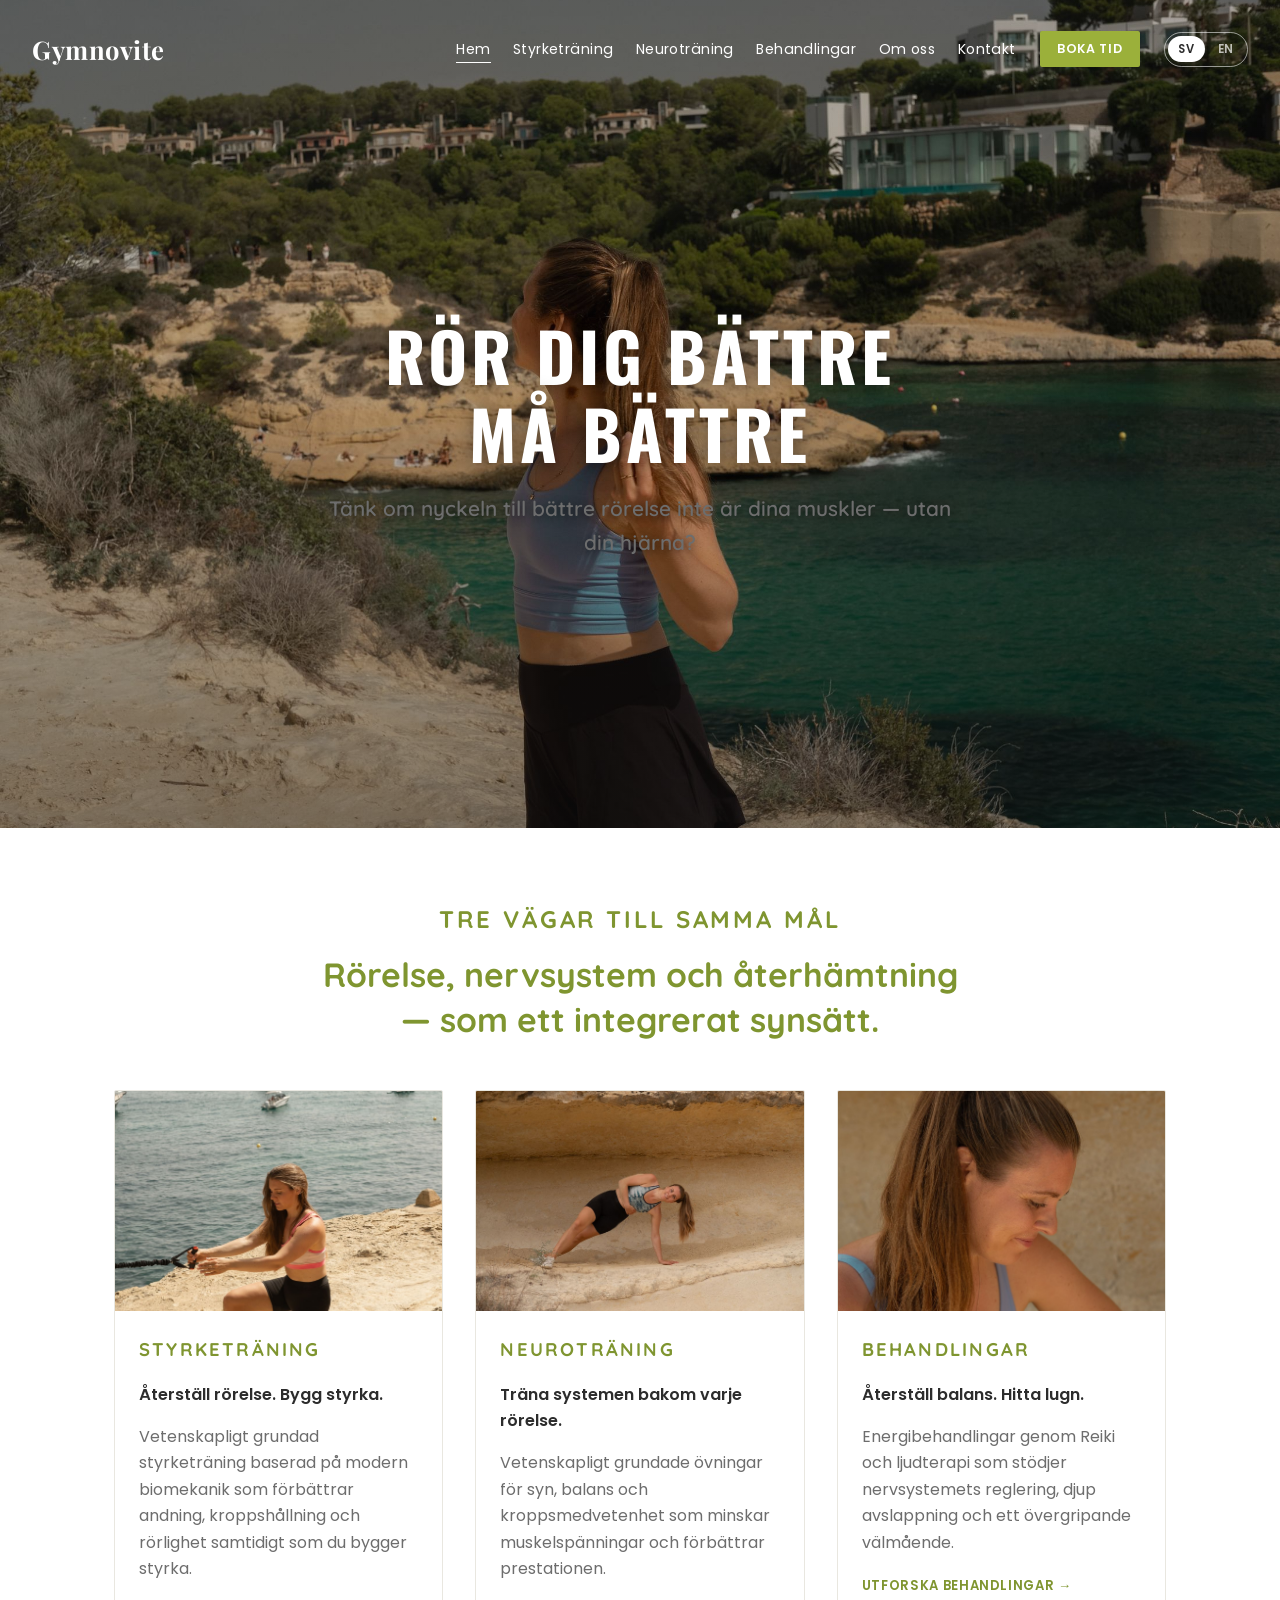
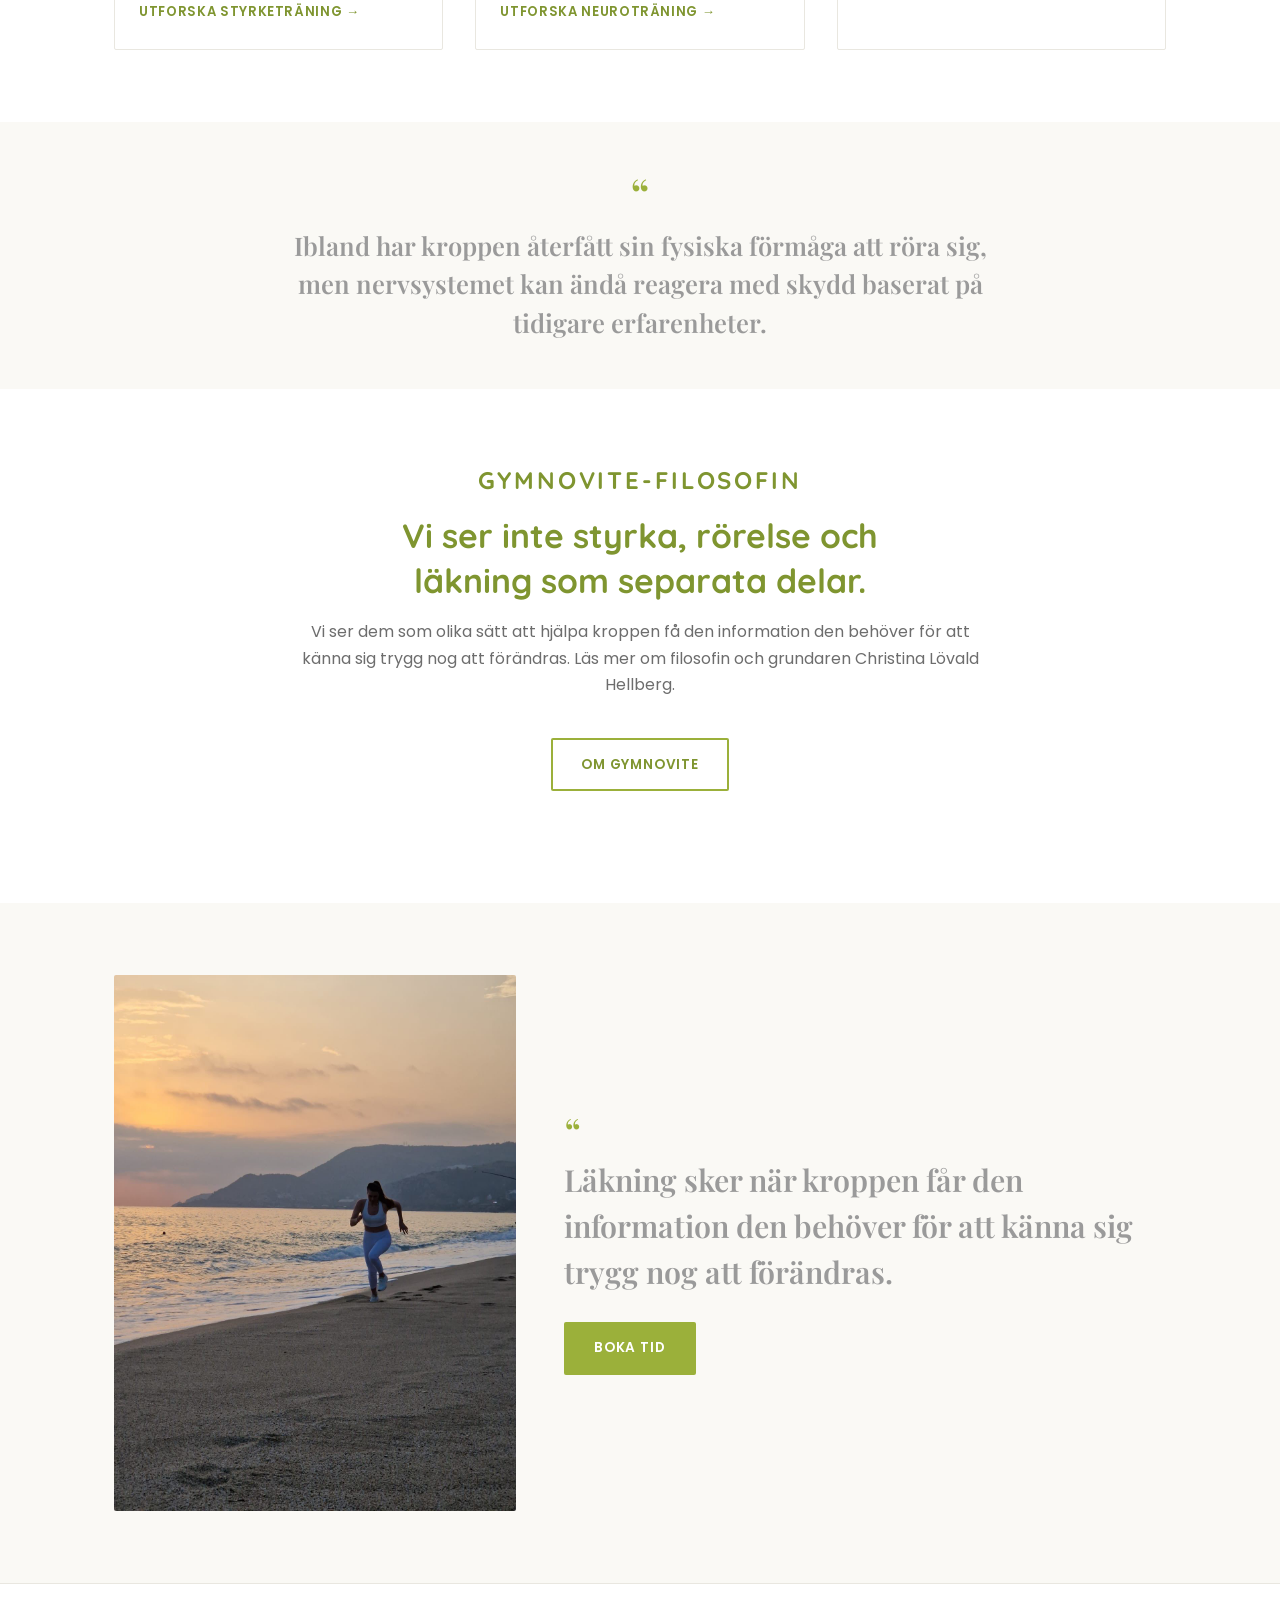
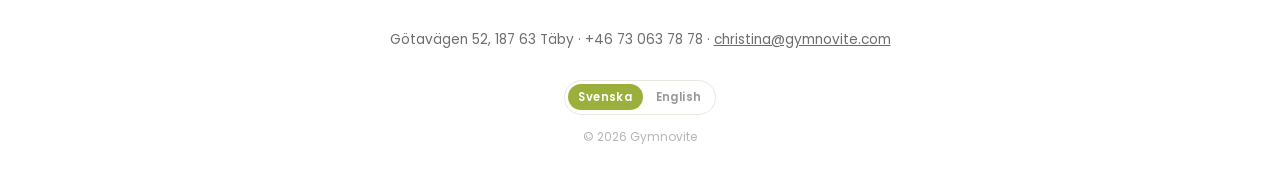
<file: index.html>
<!DOCTYPE html>
<html lang="sv">
<head>
<meta charset="UTF-8">
<meta name="viewport" content="width=device-width, initial-scale=1.0">
<title>Gymnovite — Rör dig bättre. Må bättre.</title>
<meta name="description" content="Gymnovite kombinerar vetenskaplig styrketräning, neuroträning och energibehandlingar (Reiki &amp; ljudterapi) för att återställa rörelse och balans.">
<link rel="preconnect" href="https://fonts.googleapis.com">
<link rel="preconnect" href="https://fonts.gstatic.com" crossorigin>
<link href="https://fonts.googleapis.com/css2?family=Oswald:wght@400;500&family=Playfair+Display:ital,wght@0,600;0,700;1,600&family=Poppins:wght@400;500;600&family=Quicksand:wght@600;700&display=swap" rel="stylesheet">
<link rel="stylesheet" href="style.css">
</head>
<body>

<header class="hero bg-hero" style="background-image:url('img/hero.jpg');">
  <div class="hero-content">
    <h1 data-i18n="home.hero.title">Rör dig bättre<br>Må bättre</h1>
    <p data-i18n="home.hero.subtitle">Tänk om nyckeln till bättre rörelse inte är dina muskler &mdash; utan din hjärna?</p>
  </div>
  <div class="site-header" data-nav-open="false">
    <a class="logo" href="index.html">Gymnovite</a>
    <button type="button" class="nav-toggle" aria-expanded="false" aria-controls="site-nav" aria-label="Meny / Menu">
      <span class="bar"></span>
    </button>
    <div class="header-right" id="site-nav">
      <ul class="nav">
        <li><a href="index.html" aria-current="page" data-i18n="nav.home">Hem</a></li>
        <li><a href="styrketraning.html" data-i18n="nav.strength">Styrketräning</a></li>
        <li><a href="neurotraning.html" data-i18n="nav.neuro">Neuroträning</a></li>
        <li><a href="behandlingar.html" data-i18n="nav.treatments">Behandlingar</a></li>
        <li><a href="om-oss.html" data-i18n="nav.about">Om oss</a></li>
        <li><a href="kontakt.html" data-i18n="nav.contact">Kontakt</a></li>
      </ul>
      <a class="nav-cta" href="boka.html" data-i18n="nav.book">Boka tid</a>
      <div class="lang-switch" role="group" aria-label="Språk / Language">
        <button type="button" data-lang="sv" aria-pressed="true">SV</button>
        <button type="button" data-lang="en" aria-pressed="false">EN</button>
      </div>
    </div>
  </div>
</header>

<main>

  <section>
    <div class="wrap">
      <div class="section-intro">
        <p class="eyebrow" data-i18n="home.services.eyebrow">Tre vägar till samma mål</p>
        <h2 class="heading" data-i18n="home.services.title">Rörelse, nervsystem och återhämtning &mdash; som ett integrerat synsätt.</h2>
      </div>

      <div class="service-grid">
        <a class="service-card" href="styrketraning.html">
          <img src="img/strength.jpg" alt="Styrketräning med motståndsband vid havet" loading="lazy">
          <div class="service-card-body">
            <p class="eyebrow" data-i18n="home.card.strength.eyebrow">Styrketräning</p>
            <p class="subhead" data-i18n="home.card.strength.subhead">Återställ rörelse. Bygg styrka.</p>
            <p data-i18n="home.card.strength.body">Vetenskapligt grundad styrketräning baserad på modern biomekanik som förbättrar andning, kroppshållning och rörlighet samtidigt som du bygger styrka.</p>
            <span class="card-link" data-i18n="home.card.strength.link">Utforska styrketräning &rarr;</span>
          </div>
        </a>

        <a class="service-card" href="neurotraning.html">
          <img src="img/neuro.jpg" alt="Neuroträning, sidoplanka på klippa" loading="lazy">
          <div class="service-card-body">
            <p class="eyebrow" data-i18n="home.card.neuro.eyebrow">Neuroträning</p>
            <p class="subhead" data-i18n="home.card.neuro.subhead">Träna systemen bakom varje rörelse.</p>
            <p data-i18n="home.card.neuro.body">Vetenskapligt grundade övningar för syn, balans och kroppsmedvetenhet som minskar muskelspänningar och förbättrar prestationen.</p>
            <span class="card-link" data-i18n="home.card.neuro.link">Utforska neuroträning &rarr;</span>
          </div>
        </a>

        <a class="service-card" href="behandlingar.html">
          <img src="img/treatments.jpg" alt="Behandling, Reiki och ljudterapi" loading="lazy">
          <div class="service-card-body">
            <p class="eyebrow" data-i18n="home.card.treatments.eyebrow">Behandlingar</p>
            <p class="subhead" data-i18n="home.card.treatments.subhead">Återställ balans. Hitta lugn.</p>
            <p data-i18n="home.card.treatments.body">Energibehandlingar genom Reiki och ljudterapi som stödjer nervsystemets reglering, djup avslappning och ett övergripande välmående.</p>
            <span class="card-link" data-i18n="home.card.treatments.link">Utforska behandlingar &rarr;</span>
          </div>
        </a>
      </div>
    </div>
  </section>

  <div class="quote-block bg-tint" style="max-width:none;">
    <div class="wrap" style="max-width:760px;">
      <span class="mark">&ldquo;</span>
      <blockquote data-i18n="home.quote1">Ibland har kroppen återfått sin fysiska förmåga att röra sig, men nervsystemet kan ändå reagera med skydd baserat på tidigare erfarenheter.</blockquote>
    </div>
  </div>

  <section>
    <div class="wrap">
      <div class="section-intro" style="margin-bottom:0;">
        <p class="eyebrow" data-i18n="home.philosophy.eyebrow">Gymnovite-filosofin</p>
        <h2 class="heading" data-i18n="home.philosophy.title">Vi ser inte styrka, rörelse och läkning som separata delar.</h2>
        <p data-i18n="home.philosophy.body">Vi ser dem som olika sätt att hjälpa kroppen få den information den behöver för att känna sig trygg nog att förändras. Läs mer om filosofin och grundaren Christina Lövald Hellberg.</p>
        <div class="btn-center-wrap">
          <a class="btn btn-outline" href="om-oss.html" data-i18n="home.philosophy.cta">Om Gymnovite</a>
        </div>
      </div>
    </div>
  </section>

  <section class="bg-tint">
    <div class="wrap quote-photo">
      <img src="img/quote.jpg" alt="Löpning på stranden i solnedgången" loading="lazy">
      <div>
        <span class="mark">&ldquo;</span>
        <blockquote data-i18n="home.quote2">Läkning sker när kroppen får den information den behöver för att känna sig trygg nog att förändras.</blockquote>
        <div style="margin-top:1.75rem;">
          <a class="btn" href="boka.html" data-i18n="nav.book">Boka tid</a>
        </div>
      </div>
    </div>
  </section>

</main>

<footer>
  <div class="wrap">
    <p>Götavägen 52, 187 63 Täby &middot; +46 73 063 78 78 &middot; <a href="mailto:christina@gymnovite.com">christina@gymnovite.com</a></p>
    <div class="lang-switch on-light" role="group" aria-label="Språk / Language">
      <button type="button" data-lang="sv" aria-pressed="true">Svenska</button>
      <button type="button" data-lang="en" aria-pressed="false">English</button>
    </div>
    <p class="credit">&copy; <span id="year"></span> Gymnovite</p>
  </div>
</footer>

<script>
window.I18N_TITLE = {
  sv: "Gymnovite — Rör dig bättre. Må bättre.",
  en: "Gymnovite — Move Better. Feel Better."
};
window.I18N = {
  "nav.home": { sv: "Hem", en: "Home" },
  "nav.strength": { sv: "Styrketräning", en: "Strength Training" },
  "nav.neuro": { sv: "Neuroträning", en: "Neuro Training" },
  "nav.treatments": { sv: "Behandlingar", en: "Treatments" },
  "nav.about": { sv: "Om oss", en: "About" },
  "nav.contact": { sv: "Kontakt", en: "Contact" },
  "nav.book": { sv: "Boka tid", en: "Book Now" },

  "home.hero.title": { sv: "Rör dig bättre<br>Må bättre", en: "Move Better<br>Feel Better" },
  "home.hero.subtitle": { sv: "Tänk om nyckeln till bättre rörelse inte är dina muskler &mdash; utan din hjärna?", en: "What if the main key to better movement isn't your muscles&mdash;but your brain?" },

  "home.services.eyebrow": { sv: "Tre vägar till samma mål", en: "Three paths, one goal" },
  "home.services.title": { sv: "Rörelse, nervsystem och återhämtning &mdash; som ett integrerat synsätt.", en: "Movement, nervous system, and recovery &mdash; as one integrated approach." },

  "home.card.strength.eyebrow": { sv: "Styrketräning", en: "Strength Training" },
  "home.card.strength.subhead": { sv: "Återställ rörelse. Bygg styrka.", en: "Restore movement. Build strength." },
  "home.card.strength.body": { sv: "Vetenskapligt grundad styrketräning baserad på modern biomekanik som förbättrar andning, kroppshållning och rörlighet samtidigt som du bygger styrka.", en: "Science-based weight training based on modern biomechanics that improves breathing, alignment, and mobility while building strength." },
  "home.card.strength.link": { sv: "Utforska styrketräning &rarr;", en: "Explore Strength Training &rarr;" },

  "home.card.neuro.eyebrow": { sv: "Neuroträning", en: "Neuro Training" },
  "home.card.neuro.subhead": { sv: "Träna systemen bakom varje rörelse.", en: "Train the systems behind every movement." },
  "home.card.neuro.body": { sv: "Vetenskapligt grundade övningar för syn, balans och kroppsmedvetenhet som minskar muskelspänningar och förbättrar prestationen.", en: "Science-based drills for vision, balance, and body awareness to reduce muscular tension and improve performance." },
  "home.card.neuro.link": { sv: "Utforska neuroträning &rarr;", en: "Explore Neuro Training &rarr;" },

  "home.card.treatments.eyebrow": { sv: "Behandlingar", en: "Treatments" },
  "home.card.treatments.subhead": { sv: "Återställ balans. Hitta lugn.", en: "Restore balance. Find calm." },
  "home.card.treatments.body": { sv: "Energibehandlingar genom Reiki och ljudterapi som stödjer nervsystemets reglering, djup avslappning och ett övergripande välmående.", en: "Energetic treatments through Reiki and sound therapy that support nervous system regulation, deep relaxation, and overall well-being." },
  "home.card.treatments.link": { sv: "Utforska behandlingar &rarr;", en: "Explore Treatments &rarr;" },

  "home.quote1": { sv: "Ibland har kroppen återfått sin fysiska förmåga att röra sig, men nervsystemet kan ändå reagera med skydd baserat på tidigare erfarenheter.", en: "Sometimes the body has regained the physical capacity to move, yet the nervous system may still respond with protection based on previous experiences." },

  "home.philosophy.eyebrow": { sv: "Gymnovite-filosofin", en: "The Gymnovite philosophy" },
  "home.philosophy.title": { sv: "Vi ser inte styrka, rörelse och läkning som separata delar.", en: "We don't see strength, movement, and healing as separate." },
  "home.philosophy.body": { sv: "Vi ser dem som olika sätt att hjälpa kroppen få den information den behöver för att känna sig trygg nog att förändras. Läs mer om filosofin och grundaren Christina Lövald Hellberg.", en: "We see them as different ways of helping the body receive the information it needs to feel safe enough to change. Read more about the philosophy and founder Christina Lövald Hellberg." },
  "home.philosophy.cta": { sv: "Om Gymnovite", en: "About Gymnovite" },

  "home.quote2": { sv: "Läkning sker när kroppen får den information den behöver för att känna sig trygg nog att förändras.", en: "Healing happens when the body receives the information it needs to feel safe enough to change." }
};
</script>
<script src="app.js"></script>
</body>
</html>
</file>
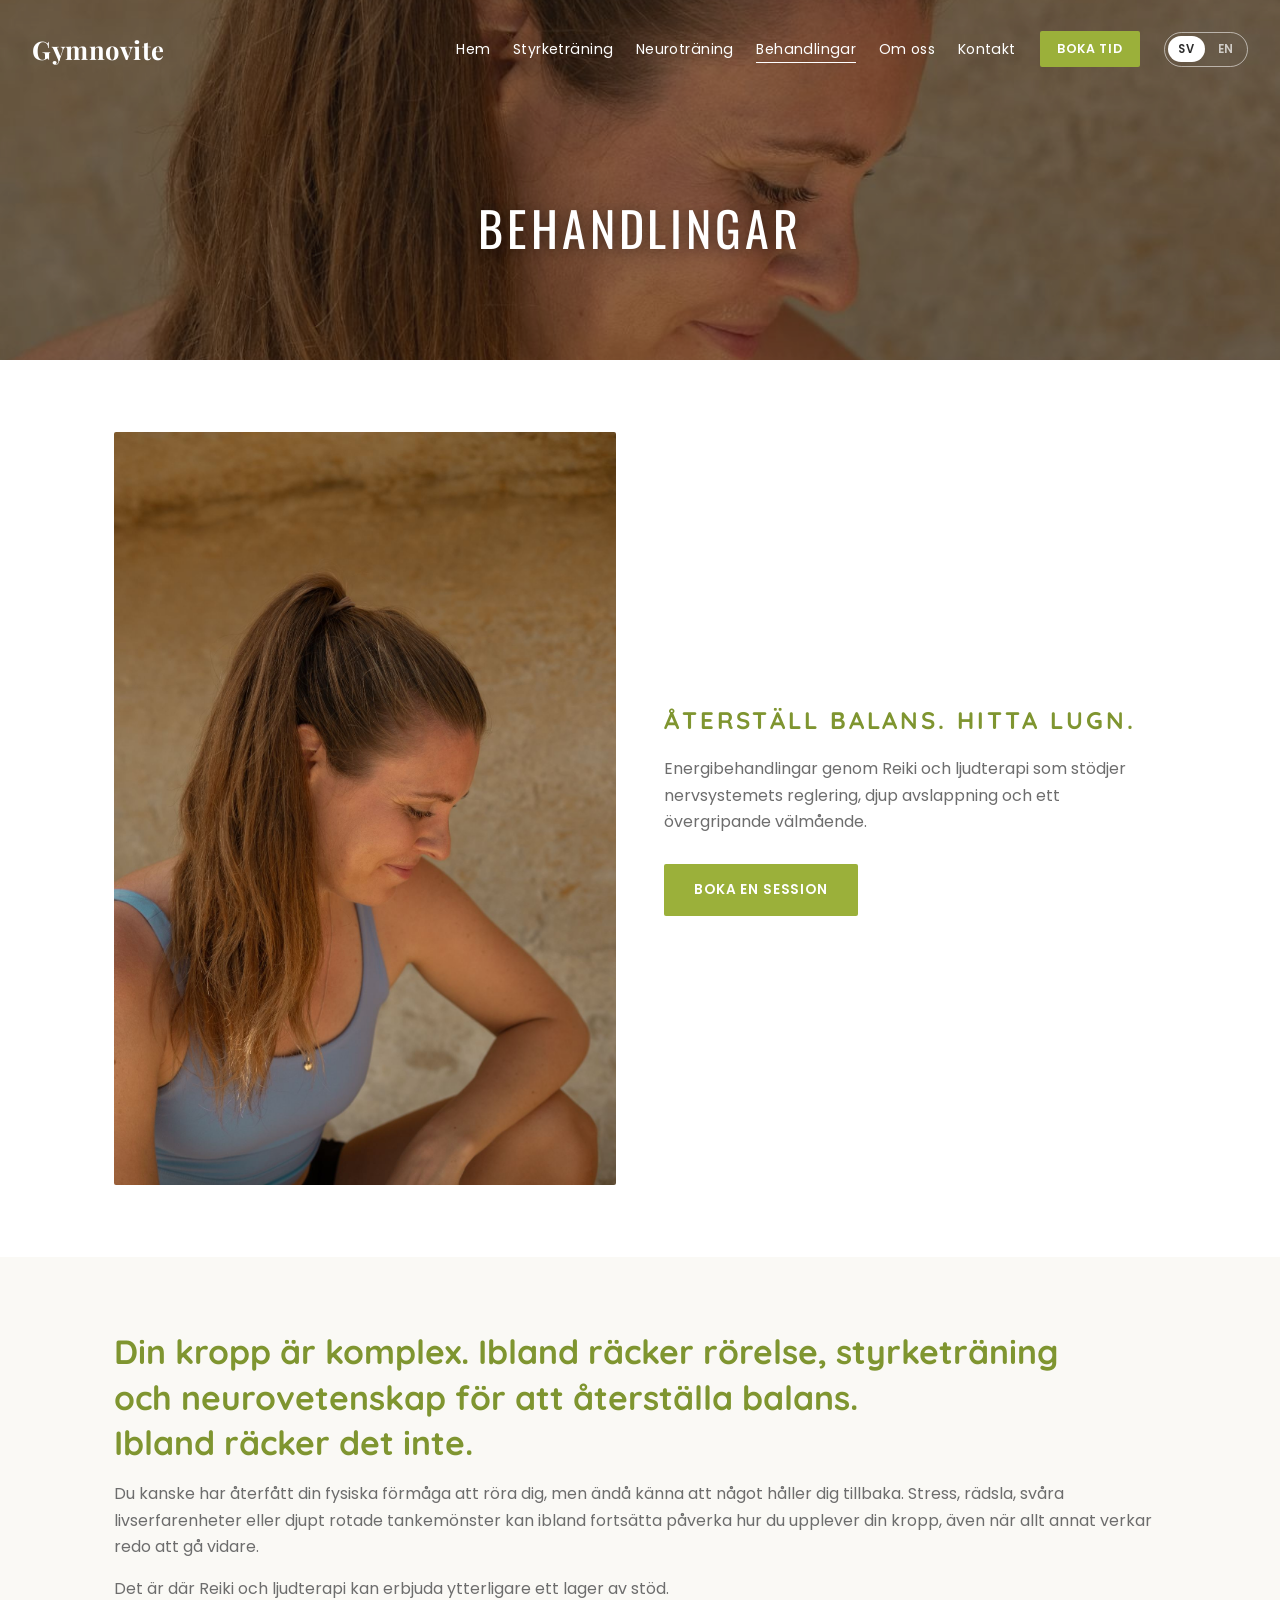
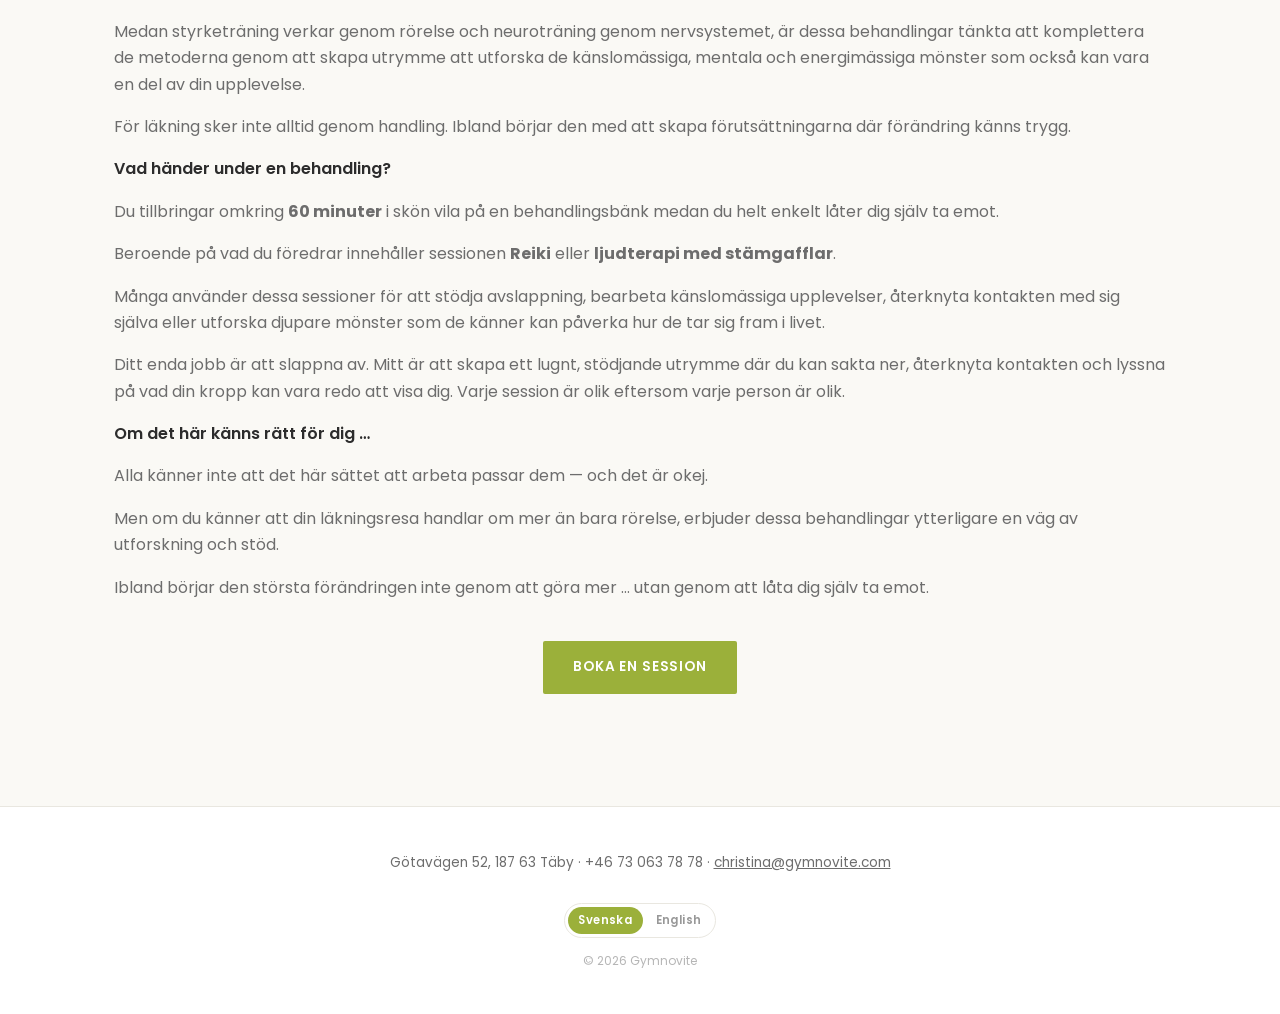
<file: behandlingar.html>
<!DOCTYPE html>
<html lang="sv">
<head>
<meta charset="UTF-8">
<meta name="viewport" content="width=device-width, initial-scale=1.0">
<title>Behandlingar — Gymnovite</title>
<meta name="description" content="Reiki och ljudterapi för nervsystemets reglering, djup avslappning och känslomässig återhämtning.">
<link rel="preconnect" href="https://fonts.googleapis.com">
<link rel="preconnect" href="https://fonts.gstatic.com" crossorigin>
<link href="https://fonts.googleapis.com/css2?family=Oswald:wght@400;500&family=Playfair+Display:ital,wght@0,600;0,700;1,600&family=Poppins:wght@400;500;600&family=Quicksand:wght@600;700&display=swap" rel="stylesheet">
<link rel="stylesheet" href="style.css">
</head>
<body>

<header class="banner page-banner bg-treatments" style="background-image:url('img/treatments-banner.jpg');">
  <h2 data-i18n="nav.treatments">Behandlingar</h2>
  <div class="site-header" data-nav-open="false">
    <a class="logo" href="index.html">Gymnovite</a>
    <button type="button" class="nav-toggle" aria-expanded="false" aria-controls="site-nav" aria-label="Meny / Menu">
      <span class="bar"></span>
    </button>
    <div class="header-right" id="site-nav">
      <ul class="nav">
        <li><a href="index.html" data-i18n="nav.home">Hem</a></li>
        <li><a href="styrketraning.html" data-i18n="nav.strength">Styrketräning</a></li>
        <li><a href="neurotraning.html" data-i18n="nav.neuro">Neuroträning</a></li>
        <li><a href="behandlingar.html" aria-current="page" data-i18n="nav.treatments">Behandlingar</a></li>
        <li><a href="om-oss.html" data-i18n="nav.about">Om oss</a></li>
        <li><a href="kontakt.html" data-i18n="nav.contact">Kontakt</a></li>
      </ul>
      <a class="nav-cta" href="boka.html" data-i18n="nav.book">Boka tid</a>
      <div class="lang-switch" role="group" aria-label="Språk / Language">
        <button type="button" data-lang="sv" aria-pressed="true">SV</button>
        <button type="button" data-lang="en" aria-pressed="false">EN</button>
      </div>
    </div>
  </div>
</header>

<main>
  <section>
    <div class="wrap split">
      <img src="img/treatments.jpg" alt="Behandling, Reiki och ljudterapi" loading="lazy">
      <div>
        <p class="eyebrow" data-i18n="treatments.subhead">Återställ balans. Hitta lugn.</p>
        <p data-i18n="treatments.intro">Energibehandlingar genom Reiki och ljudterapi som stödjer nervsystemets reglering, djup avslappning och ett övergripande välmående.</p>
        <div class="actions">
          <a class="btn" href="boka.html" data-i18n="common.bookSession">Boka en session</a>
        </div>
      </div>
    </div>
  </section>

  <section class="bg-tint">
    <div class="wrap">
      <h2 class="heading" data-i18n="treatments.h1">Din kropp är komplex. Ibland räcker rörelse, styrketräning och neurovetenskap för att återställa balans.<br>Ibland räcker det inte.</h2>
      <p data-i18n="treatments.p1">Du kanske har återfått din fysiska förmåga att röra dig, men ändå känna att något håller dig tillbaka. Stress, rädsla, svåra livserfarenheter eller djupt rotade tankemönster kan ibland fortsätta påverka hur du upplever din kropp, även när allt annat verkar redo att gå vidare.</p>
      <p data-i18n="treatments.p2">Det är där Reiki och ljudterapi kan erbjuda ytterligare ett lager av stöd.</p>
      <p data-i18n="treatments.p3">Medan styrketräning verkar genom rörelse och neuroträning genom nervsystemet, är dessa behandlingar tänkta att komplettera de metoderna genom att skapa utrymme att utforska de känslomässiga, mentala och energimässiga mönster som också kan vara en del av din upplevelse.</p>
      <p data-i18n="treatments.p4">För läkning sker inte alltid genom handling. Ibland börjar den med att skapa förutsättningarna där förändring känns trygg.</p>

      <p class="subhead" data-i18n="treatments.h2">Vad händer under en behandling?</p>
      <p data-i18n="treatments.p5">Du tillbringar omkring <strong data-i18n="treatments.duration">60 minuter</strong> i skön vila på en behandlingsbänk medan du helt enkelt låter dig själv ta emot.</p>
      <p data-i18n="treatments.p6">Beroende på vad du föredrar innehåller sessionen <strong data-i18n="treatments.reiki">Reiki</strong> eller <strong data-i18n="treatments.sound">ljudterapi med stämgafflar</strong>.</p>
      <p data-i18n="treatments.p7">Många använder dessa sessioner för att stödja avslappning, bearbeta känslomässiga upplevelser, återknyta kontakten med sig själva eller utforska djupare mönster som de känner kan påverka hur de tar sig fram i livet.</p>
      <p data-i18n="treatments.p8">Ditt enda jobb är att slappna av. Mitt är att skapa ett lugnt, stödjande utrymme där du kan sakta ner, återknyta kontakten och lyssna på vad din kropp kan vara redo att visa dig. Varje session är olik eftersom varje person är olik.</p>

      <p class="subhead" data-i18n="treatments.h3">Om det här känns rätt för dig &hellip;</p>
      <p data-i18n="treatments.p9">Alla känner inte att det här sättet att arbeta passar dem &mdash; och det är okej.</p>
      <p data-i18n="treatments.p10">Men om du känner att din läkningsresa handlar om mer än bara rörelse, erbjuder dessa behandlingar ytterligare en väg av utforskning och stöd.</p>
      <p data-i18n="treatments.p11">Ibland börjar den största förändringen inte genom att göra mer &hellip; utan genom att låta dig själv ta emot.</p>

      <div class="btn-center-wrap">
        <a class="btn" href="boka.html" data-i18n="common.bookSession">Boka en session</a>
      </div>
    </div>
  </section>
</main>

<footer>
  <div class="wrap">
    <p>Götavägen 52, 187 63 Täby &middot; +46 73 063 78 78 &middot; <a href="mailto:christina@gymnovite.com">christina@gymnovite.com</a></p>
    <div class="lang-switch on-light" role="group" aria-label="Språk / Language">
      <button type="button" data-lang="sv" aria-pressed="true">Svenska</button>
      <button type="button" data-lang="en" aria-pressed="false">English</button>
    </div>
    <p class="credit">&copy; <span id="year"></span> Gymnovite</p>
  </div>
</footer>

<script>
window.I18N_TITLE = {
  sv: "Behandlingar — Gymnovite",
  en: "Treatments — Gymnovite"
};
window.I18N = {
  "nav.home": { sv: "Hem", en: "Home" },
  "nav.strength": { sv: "Styrketräning", en: "Strength Training" },
  "nav.neuro": { sv: "Neuroträning", en: "Neuro Training" },
  "nav.treatments": { sv: "Behandlingar", en: "Treatments" },
  "nav.about": { sv: "Om oss", en: "About" },
  "nav.contact": { sv: "Kontakt", en: "Contact" },
  "nav.book": { sv: "Boka tid", en: "Book Now" },
  "common.bookSession": { sv: "Boka en session", en: "Book a Session" },

  "treatments.subhead": { sv: "Återställ balans. Hitta lugn.", en: "Restore balance. Find calm." },
  "treatments.intro": { sv: "Energibehandlingar genom Reiki och ljudterapi som stödjer nervsystemets reglering, djup avslappning och ett övergripande välmående.", en: "Energetic treatments through Reiki and sound therapy that support nervous system regulation, deep relaxation, and overall well-being." },

  "treatments.h1": { sv: "Din kropp är komplex. Ibland räcker rörelse, styrketräning och neurovetenskap för att återställa balans.<br>Ibland räcker det inte.", en: "Your body is complex. Sometimes movement, strength training, and neuroscience are enough to restore balance.<br>Sometimes they aren't." },
  "treatments.p1": { sv: "Du kanske har återfått din fysiska förmåga att röra dig, men ändå känna att något håller dig tillbaka. Stress, rädsla, svåra livserfarenheter eller djupt rotade tankemönster kan ibland fortsätta påverka hur du upplever din kropp, även när allt annat verkar redo att gå vidare.", en: "You may have regained the physical ability to move, yet still feel like something is holding you back. Stress, fear, difficult life experiences, or long-held thought patterns can sometimes continue influencing how you experience your body, even when everything else seems ready to move forward." },
  "treatments.p2": { sv: "Det är där Reiki och ljudterapi kan erbjuda ytterligare ett lager av stöd.", en: "That's where Reiki and Sound Healing can offer another layer of support." },
  "treatments.p3": { sv: "Medan styrketräning verkar genom rörelse och neuroträning genom nervsystemet, är dessa behandlingar tänkta att komplettera de metoderna genom att skapa utrymme att utforska de känslomässiga, mentala och energimässiga mönster som också kan vara en del av din upplevelse.", en: "While Strength Training works through movement and Neuro Training works through the nervous system, these treatments are intended to complement those approaches by creating space to explore the emotional, mental, and energetic patterns that may also be part of your experience." },
  "treatments.p4": { sv: "För läkning sker inte alltid genom handling. Ibland börjar den med att skapa förutsättningarna där förändring känns trygg.", en: "Because healing doesn't always happen through action. Sometimes it begins by creating the conditions where change feels safe." },

  "treatments.h2": { sv: "Vad händer under en behandling?", en: "What happens during a treatment?" },
  "treatments.p5": { sv: "Du tillbringar omkring <strong data-i18n=\"treatments.duration\">60 minuter</strong> i skön vila på en behandlingsbänk medan du helt enkelt låter dig själv ta emot.", en: "You'll spend around <strong data-i18n=\"treatments.duration\">60 minutes</strong> resting comfortably on a treatment bed while simply allowing yourself to receive." },
  "treatments.duration": { sv: "60 minuter", en: "60 minutes" },
  "treatments.p6": { sv: "Beroende på vad du föredrar innehåller sessionen <strong data-i18n=\"treatments.reiki\">Reiki</strong> eller <strong data-i18n=\"treatments.sound\">ljudterapi med stämgafflar</strong>.", en: "Depending on your preference, the session includes <strong data-i18n=\"treatments.reiki\">Reiki</strong> or <strong data-i18n=\"treatments.sound\">Sound Healing with tuning forks</strong>." },
  "treatments.reiki": { sv: "Reiki", en: "Reiki" },
  "treatments.sound": { sv: "ljudterapi med stämgafflar", en: "Sound Healing with tuning forks" },
  "treatments.p7": { sv: "Många använder dessa sessioner för att stödja avslappning, bearbeta känslomässiga upplevelser, återknyta kontakten med sig själva eller utforska djupare mönster som de känner kan påverka hur de tar sig fram i livet.", en: "Many people use these sessions to support relaxation, process emotional experiences, reconnect with themselves, or explore deeper patterns that they feel may be influencing how they move through life." },
  "treatments.p8": { sv: "Ditt enda jobb är att slappna av. Mitt är att skapa ett lugnt, stödjande utrymme där du kan sakta ner, återknyta kontakten och lyssna på vad din kropp kan vara redo att visa dig. Varje session är olik eftersom varje person är olik.", en: "Your only job is to relax. Mine is to create a calm, supportive space where you can slow down, reconnect, and listen to what your body may be ready to show you. Every session is different because every person is different." },

  "treatments.h3": { sv: "Om det här känns rätt för dig &hellip;", en: "If this resonates with you&hellip;" },
  "treatments.p9": { sv: "Alla känner inte att det här sättet att arbeta passar dem &mdash; och det är okej.", en: "Not everyone feels called to this way of working&mdash;and that's okay." },
  "treatments.p10": { sv: "Men om du känner att din läkningsresa handlar om mer än bara rörelse, erbjuder dessa behandlingar ytterligare en väg av utforskning och stöd.", en: "But if you feel there's more to your healing journey than movement alone, these treatments offer another path of exploration and support." },
  "treatments.p11": { sv: "Ibland börjar den största förändringen inte genom att göra mer &hellip; utan genom att låta dig själv ta emot.", en: "Sometimes the greatest transformation begins not by doing more&hellip; but by allowing yourself to receive." }
};
</script>
<script src="app.js"></script>
</body>
</html>
</file>
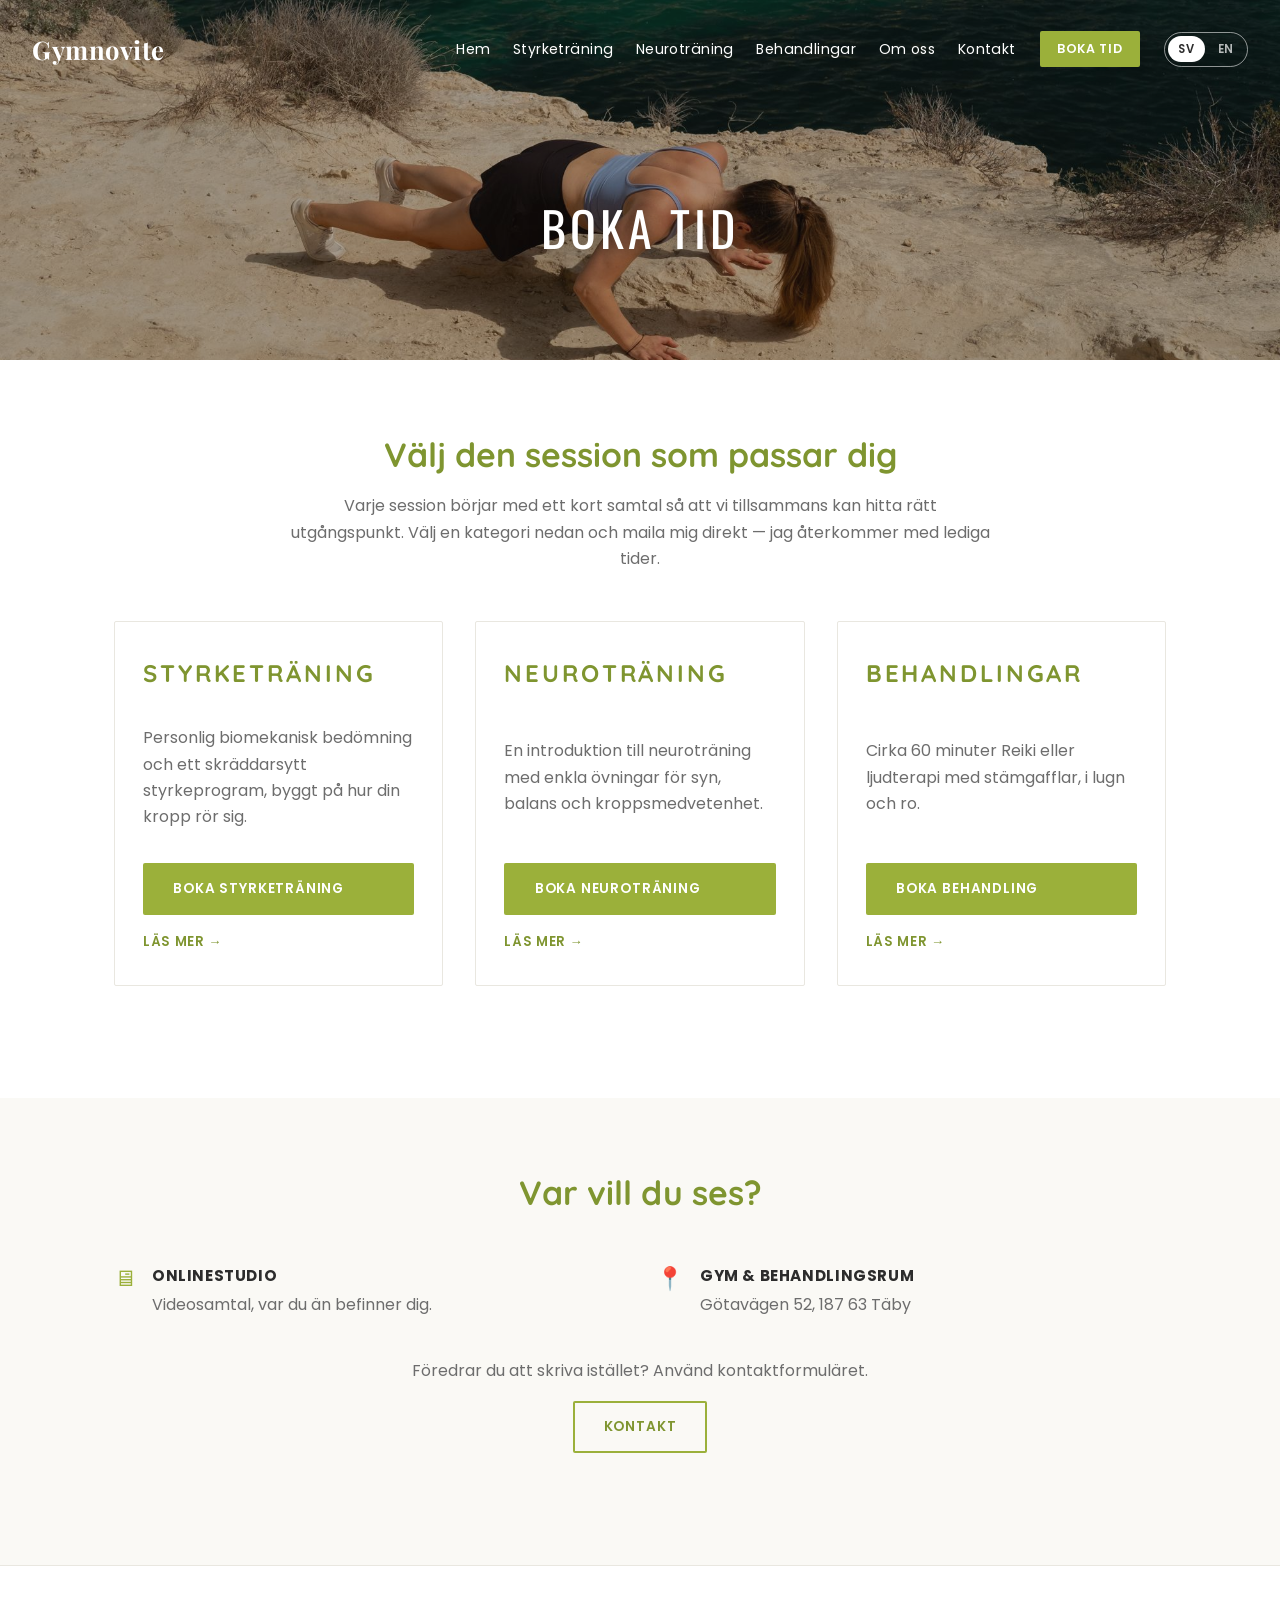
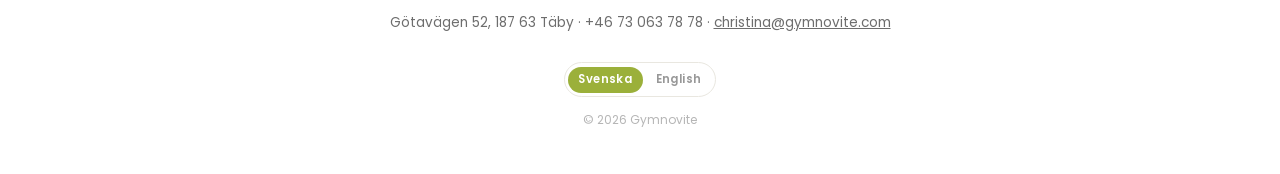
<file: boka.html>
<!DOCTYPE html>
<html lang="sv">
<head>
<meta charset="UTF-8">
<meta name="viewport" content="width=device-width, initial-scale=1.0">
<title>Boka tid — Gymnovite</title>
<meta name="description" content="Boka styrketräning, neuroträning eller behandling hos Gymnovite — online eller i studion i Täby.">
<link rel="preconnect" href="https://fonts.googleapis.com">
<link rel="preconnect" href="https://fonts.gstatic.com" crossorigin>
<link href="https://fonts.googleapis.com/css2?family=Oswald:wght@400;500&family=Playfair+Display:ital,wght@0,600;0,700;1,600&family=Poppins:wght@400;500;600&family=Quicksand:wght@600;700&display=swap" rel="stylesheet">
<link rel="stylesheet" href="style.css">
</head>
<body>

<header class="banner page-banner bg-strength" style="background-image:url('img/strength-banner.jpg');">
  <h2 data-i18n="nav.book">Boka tid</h2>
  <div class="site-header" data-nav-open="false">
    <a class="logo" href="index.html">Gymnovite</a>
    <button type="button" class="nav-toggle" aria-expanded="false" aria-controls="site-nav" aria-label="Meny / Menu">
      <span class="bar"></span>
    </button>
    <div class="header-right" id="site-nav">
      <ul class="nav">
        <li><a href="index.html" data-i18n="nav.home">Hem</a></li>
        <li><a href="styrketraning.html" data-i18n="nav.strength">Styrketräning</a></li>
        <li><a href="neurotraning.html" data-i18n="nav.neuro">Neuroträning</a></li>
        <li><a href="behandlingar.html" data-i18n="nav.treatments">Behandlingar</a></li>
        <li><a href="om-oss.html" data-i18n="nav.about">Om oss</a></li>
        <li><a href="kontakt.html" data-i18n="nav.contact">Kontakt</a></li>
      </ul>
      <a class="nav-cta" href="boka.html" aria-current="page" data-i18n="nav.book">Boka tid</a>
      <div class="lang-switch" role="group" aria-label="Språk / Language">
        <button type="button" data-lang="sv" aria-pressed="true">SV</button>
        <button type="button" data-lang="en" aria-pressed="false">EN</button>
      </div>
    </div>
  </div>
</header>

<main>

  <section>
    <div class="wrap">
      <div class="section-intro">
        <h2 class="heading" data-i18n="booking.intro.title">Välj den session som passar dig</h2>
        <p data-i18n="booking.intro.body">Varje session börjar med ett kort samtal så att vi tillsammans kan hitta rätt utgångspunkt. Välj en kategori nedan och maila mig direkt &mdash; jag återkommer med lediga tider.</p>
      </div>

      <div class="booking-grid">
        <div class="booking-card">
          <p class="eyebrow" data-i18n="nav.strength">Styrketräning</p>
          <p data-i18n="booking.card.strength.body">Personlig biomekanisk bedömning och ett skräddarsytt styrkeprogram, byggt på hur din kropp rör sig.</p>
          <a class="btn" href="mailto:christina@gymnovite.com?subject=Bokningsf%C3%B6rfr%C3%A5gan%3A%20Styrketr%C3%A4ning" data-i18n="booking.card.strength.cta">Boka styrketräning</a>
          <a href="styrketraning.html" class="card-link" style="font-family:'Poppins',sans-serif;font-weight:600;font-size:0.82rem;text-transform:uppercase;letter-spacing:0.05em;color:var(--accent-dark);text-decoration:none;" data-i18n="booking.card.readMore">Läs mer &rarr;</a>
        </div>

        <div class="booking-card">
          <p class="eyebrow" data-i18n="nav.neuro">Neuroträning</p>
          <p data-i18n="booking.card.neuro.body">En introduktion till neuroträning med enkla övningar för syn, balans och kroppsmedvetenhet.</p>
          <a class="btn" href="mailto:christina@gymnovite.com?subject=Bokningsf%C3%B6rfr%C3%A5gan%3A%20Neurotr%C3%A4ning" data-i18n="booking.card.neuro.cta">Boka neuroträning</a>
          <a href="neurotraning.html" class="card-link" style="font-family:'Poppins',sans-serif;font-weight:600;font-size:0.82rem;text-transform:uppercase;letter-spacing:0.05em;color:var(--accent-dark);text-decoration:none;" data-i18n="booking.card.readMore">Läs mer &rarr;</a>
        </div>

        <div class="booking-card">
          <p class="eyebrow" data-i18n="nav.treatments">Behandlingar</p>
          <p data-i18n="booking.card.treatments.body">Cirka 60 minuter Reiki eller ljudterapi med stämgafflar, i lugn och ro.</p>
          <a class="btn" href="mailto:christina@gymnovite.com?subject=Bokningsf%C3%B6rfr%C3%A5gan%3A%20Behandling" data-i18n="booking.card.treatments.cta">Boka behandling</a>
          <a href="behandlingar.html" class="card-link" style="font-family:'Poppins',sans-serif;font-weight:600;font-size:0.82rem;text-transform:uppercase;letter-spacing:0.05em;color:var(--accent-dark);text-decoration:none;" data-i18n="booking.card.readMore">Läs mer &rarr;</a>
        </div>
      </div>
    </div>
  </section>

  <section class="bg-tint">
    <div class="wrap">
      <div class="section-intro">
        <h2 class="heading" data-i18n="booking.where.title">Var vill du ses?</h2>
      </div>

      <div class="availability-grid">
        <div class="contact-item">
          <span class="icon">&#128421;</span>
          <div>
            <strong data-i18n="contact.online.title">Onlinestudio</strong>
            <span data-i18n="booking.online.body">Videosamtal, var du än befinner dig.</span>
          </div>
        </div>
        <div class="contact-item">
          <span class="icon">&#128205;</span>
          <div>
            <strong data-i18n="contact.studio.title">Gym &amp; behandlingsrum</strong>
            <span>Götavägen 52, 187 63 Täby</span>
          </div>
        </div>
      </div>

      <div class="btn-center-wrap">
        <p data-i18n="booking.form.prompt" style="margin-bottom:1rem;">Föredrar du att skriva istället? Använd kontaktformuläret.</p>
        <a class="btn btn-outline" href="kontakt.html" data-i18n="nav.contact">Kontakt</a>
      </div>
    </div>
  </section>

</main>

<footer>
  <div class="wrap">
    <p>Götavägen 52, 187 63 Täby &middot; +46 73 063 78 78 &middot; <a href="mailto:christina@gymnovite.com">christina@gymnovite.com</a></p>
    <div class="lang-switch on-light" role="group" aria-label="Språk / Language">
      <button type="button" data-lang="sv" aria-pressed="true">Svenska</button>
      <button type="button" data-lang="en" aria-pressed="false">English</button>
    </div>
    <p class="credit">&copy; <span id="year"></span> Gymnovite</p>
  </div>
</footer>

<script>
window.I18N_TITLE = {
  sv: "Boka tid — Gymnovite",
  en: "Book a Session — Gymnovite"
};
window.I18N = {
  "nav.home": { sv: "Hem", en: "Home" },
  "nav.strength": { sv: "Styrketräning", en: "Strength Training" },
  "nav.neuro": { sv: "Neuroträning", en: "Neuro Training" },
  "nav.treatments": { sv: "Behandlingar", en: "Treatments" },
  "nav.about": { sv: "Om oss", en: "About" },
  "nav.contact": { sv: "Kontakt", en: "Contact" },
  "nav.book": { sv: "Boka tid", en: "Book Now" },

  "contact.online.title": { sv: "Onlinestudio", en: "Online Studio" },
  "contact.studio.title": { sv: "Gym &amp; behandlingsrum", en: "Gym &amp; Treatment Room" },

  "booking.intro.title": { sv: "Välj den session som passar dig", en: "Choose the session that fits you" },
  "booking.intro.body": { sv: "Varje session börjar med ett kort samtal så att vi tillsammans kan hitta rätt utgångspunkt. Välj en kategori nedan och maila mig direkt &mdash; jag återkommer med lediga tider.", en: "Every session starts with a short conversation so we can figure out the right starting point together. Pick a category below and email me directly &mdash; I'll get back to you with available times." },

  "booking.card.strength.body": { sv: "Personlig biomekanisk bedömning och ett skräddarsytt styrkeprogram, byggt på hur din kropp rör sig.", en: "A personalized biomechanical assessment and a tailored strength program, built around how your body moves." },
  "booking.card.strength.cta": { sv: "Boka styrketräning", en: "Book Strength Training" },

  "booking.card.neuro.body": { sv: "En introduktion till neuroträning med enkla övningar för syn, balans och kroppsmedvetenhet.", en: "An introduction to Neuro Training with simple drills for vision, balance, and body awareness." },
  "booking.card.neuro.cta": { sv: "Boka neuroträning", en: "Book Neuro Training" },

  "booking.card.treatments.body": { sv: "Cirka 60 minuter Reiki eller ljudterapi med stämgafflar, i lugn och ro.", en: "About 60 minutes of Reiki or Sound Healing with tuning forks, in a calm setting." },
  "booking.card.treatments.cta": { sv: "Boka behandling", en: "Book a Treatment" },

  "booking.card.readMore": { sv: "Läs mer &rarr;", en: "Read more &rarr;" },

  "booking.where.title": { sv: "Var vill du ses?", en: "Where would you like to meet?" },
  "booking.online.body": { sv: "Videosamtal, var du än befinner dig.", en: "Video call sessions, wherever you are." },

  "booking.form.prompt": { sv: "Föredrar du att skriva istället? Använd kontaktformuläret.", en: "Prefer to write instead? Use the contact form." }
};
</script>
<script src="app.js"></script>
</body>
</html>
</file>
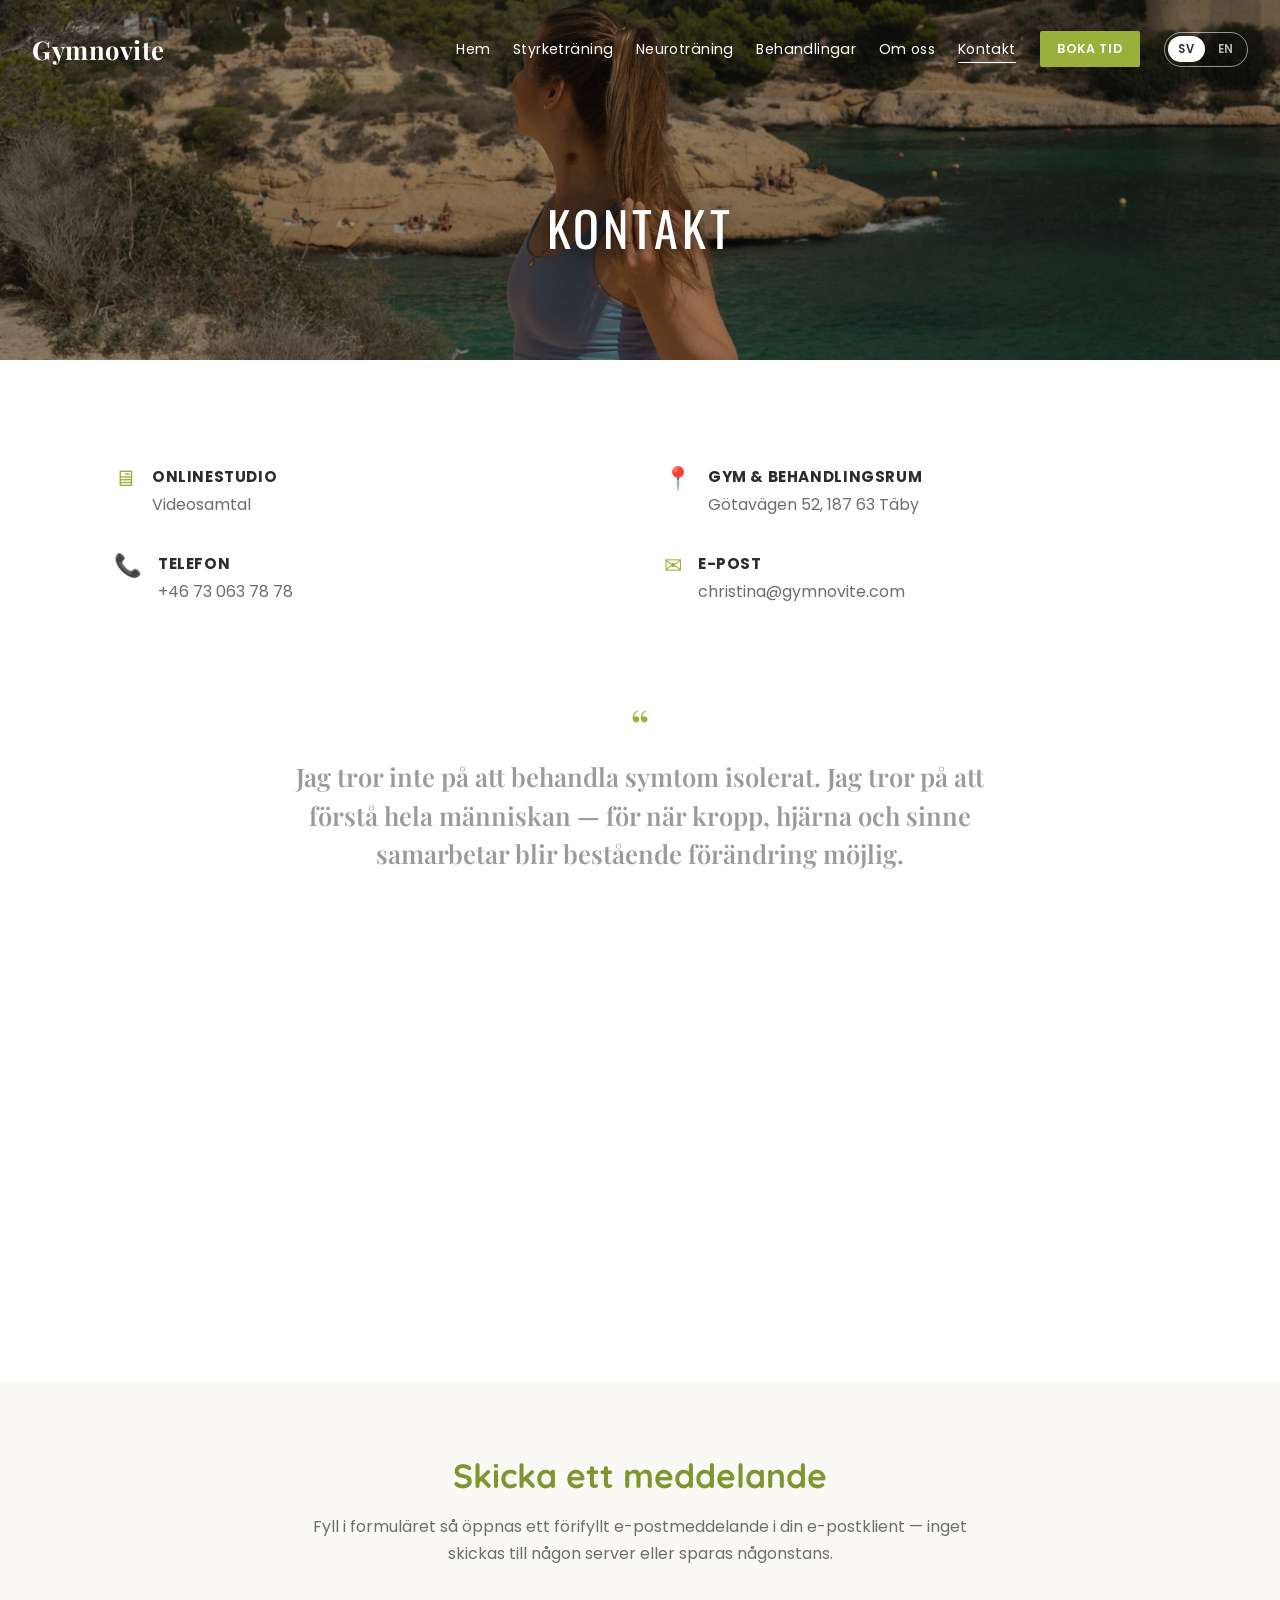
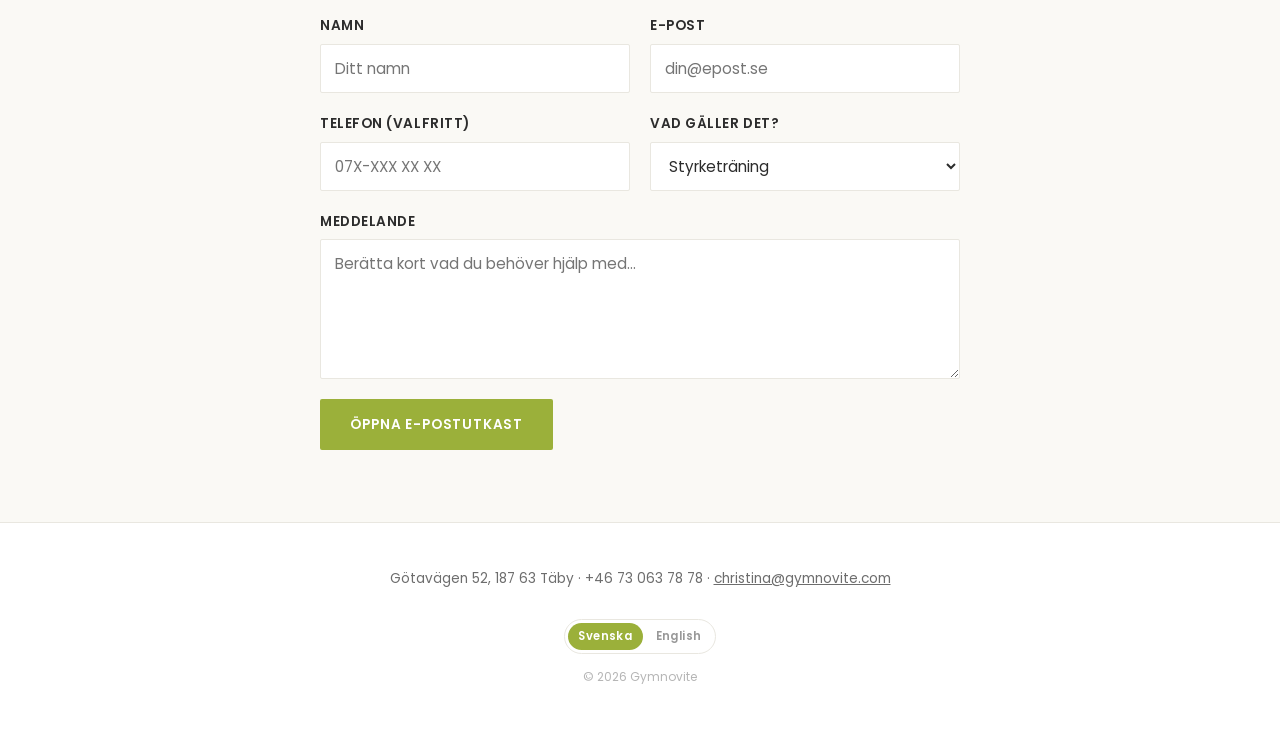
<file: kontakt.html>
<!DOCTYPE html>
<html lang="sv">
<head>
<meta charset="UTF-8">
<meta name="viewport" content="width=device-width, initial-scale=1.0">
<title>Kontakt — Gymnovite</title>
<meta name="description" content="Kontakta Gymnovite för styrketräning, neuroträning eller behandling — online eller i studion på Götavägen 52, Täby.">
<link rel="preconnect" href="https://fonts.googleapis.com">
<link rel="preconnect" href="https://fonts.gstatic.com" crossorigin>
<link href="https://fonts.googleapis.com/css2?family=Oswald:wght@400;500&family=Playfair+Display:ital,wght@0,600;0,700;1,600&family=Poppins:wght@400;500;600&family=Quicksand:wght@600;700&display=swap" rel="stylesheet">
<link rel="stylesheet" href="style.css">
</head>
<body>

<header class="banner page-banner bg-hero" style="background-image:url('img/hero.jpg');">
  <h2 data-i18n="nav.contact">Kontakt</h2>
  <div class="site-header" data-nav-open="false">
    <a class="logo" href="index.html">Gymnovite</a>
    <button type="button" class="nav-toggle" aria-expanded="false" aria-controls="site-nav" aria-label="Meny / Menu">
      <span class="bar"></span>
    </button>
    <div class="header-right" id="site-nav">
      <ul class="nav">
        <li><a href="index.html" data-i18n="nav.home">Hem</a></li>
        <li><a href="styrketraning.html" data-i18n="nav.strength">Styrketräning</a></li>
        <li><a href="neurotraning.html" data-i18n="nav.neuro">Neuroträning</a></li>
        <li><a href="behandlingar.html" data-i18n="nav.treatments">Behandlingar</a></li>
        <li><a href="om-oss.html" data-i18n="nav.about">Om oss</a></li>
        <li><a href="kontakt.html" aria-current="page" data-i18n="nav.contact">Kontakt</a></li>
      </ul>
      <a class="nav-cta" href="boka.html" data-i18n="nav.book">Boka tid</a>
      <div class="lang-switch" role="group" aria-label="Språk / Language">
        <button type="button" data-lang="sv" aria-pressed="true">SV</button>
        <button type="button" data-lang="en" aria-pressed="false">EN</button>
      </div>
    </div>
  </div>
</header>

<main>

  <section>
    <div class="wrap">
      <div class="contact-grid">
        <div class="contact-item">
          <span class="icon">&#128421;</span>
          <div>
            <strong data-i18n="contact.online.title">Onlinestudio</strong>
            <span data-i18n="contact.online.body">Videosamtal</span>
          </div>
        </div>
        <div class="contact-item">
          <span class="icon">&#128205;</span>
          <div>
            <strong data-i18n="contact.studio.title">Gym &amp; behandlingsrum</strong>
            <span>Götavägen 52, 187 63 Täby</span>
          </div>
        </div>
        <div class="contact-item">
          <span class="icon">&#128222;</span>
          <div>
            <strong data-i18n="contact.phone.title">Telefon</strong>
            <a href="tel:+46730637878">+46 73 063 78 78</a>
          </div>
        </div>
        <div class="contact-item">
          <span class="icon">&#9993;</span>
          <div>
            <strong data-i18n="contact.email.title">E-post</strong>
            <a href="mailto:christina@gymnovite.com">christina@gymnovite.com</a>
          </div>
        </div>
      </div>

      <div class="quote-block">
        <span class="mark">&ldquo;</span>
        <blockquote data-i18n="contact.quote">Jag tror inte på att behandla symtom isolerat. Jag tror på att förstå hela människan &mdash; för när kropp, hjärna och sinne samarbetar blir bestående förändring möjlig.</blockquote>
      </div>

      <iframe
        class="map-frame"
        loading="lazy"
        allowfullscreen
        referrerpolicy="no-referrer-when-downgrade"
        src="https://www.google.com/maps?q=G%C3%B6tav%C3%A4gen+52,+187+63+T%C3%A4by,+Sverige&output=embed"
        title="Karta till Gymnovite, Götavägen 52, Täby">
      </iframe>
    </div>
  </section>

  <section class="bg-tint">
    <div class="wrap">
      <div class="section-intro">
        <h2 class="heading" data-i18n="contact.form.title">Skicka ett meddelande</h2>
        <p data-i18n="contact.form.intro">Fyll i formuläret så öppnas ett förifyllt e-postmeddelande i din e-postklient &mdash; inget skickas till någon server eller sparas någonstans.</p>
      </div>

      <form class="contact-form" data-mailto-form data-mailto-to="christina@gymnovite.com" data-mailto-subject="Meddelande från gymnovite.se">
        <div class="field-row">
          <div class="field">
            <label for="cf-name" data-i18n="contact.form.name">Namn</label>
            <input type="text" id="cf-name" name="name" required data-mailto-field="Namn" data-i18n-placeholder="contact.form.name.placeholder" placeholder="Ditt namn">
          </div>
          <div class="field">
            <label for="cf-email" data-i18n="contact.form.email">E-post</label>
            <input type="email" id="cf-email" name="email" required data-mailto-field="E-post" data-i18n-placeholder="contact.form.email.placeholder" placeholder="din@epost.se">
          </div>
        </div>

        <div class="field-row">
          <div class="field">
            <label for="cf-phone" data-i18n="contact.form.phone">Telefon (valfritt)</label>
            <input type="tel" id="cf-phone" name="phone" data-mailto-field="Telefon" placeholder="07X-XXX XX XX">
          </div>
          <div class="field">
            <label for="cf-service" data-i18n="contact.form.service">Vad gäller det?</label>
            <select id="cf-service" name="service" data-mailto-field="Gäller">
              <option value="Styrketräning" data-i18n="nav.strength">Styrketräning</option>
              <option value="Neuroträning" data-i18n="nav.neuro">Neuroträning</option>
              <option value="Behandlingar" data-i18n="nav.treatments">Behandlingar</option>
              <option value="Allmän fråga" data-i18n="contact.form.general">Allmän fråga</option>
            </select>
          </div>
        </div>

        <div class="field">
          <label for="cf-message" data-i18n="contact.form.message">Meddelande</label>
          <textarea id="cf-message" name="message" required data-mailto-field="Meddelande" data-i18n-placeholder="contact.form.message.placeholder" placeholder="Berätta kort vad du behöver hjälp med…"></textarea>
        </div>

        <div>
          <button type="submit" class="btn" data-i18n="contact.form.submit">Öppna e-postutkast</button>
        </div>

        <p class="form-status success" data-i18n="contact.form.status">E-postklienten öppnas i en ny flik eller app. Om inget händer, maila christina@gymnovite.com direkt.</p>
      </form>
    </div>
  </section>

</main>

<footer>
  <div class="wrap">
    <p>Götavägen 52, 187 63 Täby &middot; +46 73 063 78 78 &middot; <a href="mailto:christina@gymnovite.com">christina@gymnovite.com</a></p>
    <div class="lang-switch on-light" role="group" aria-label="Språk / Language">
      <button type="button" data-lang="sv" aria-pressed="true">Svenska</button>
      <button type="button" data-lang="en" aria-pressed="false">English</button>
    </div>
    <p class="credit">&copy; <span id="year"></span> Gymnovite</p>
  </div>
</footer>

<script>
window.I18N_TITLE = {
  sv: "Kontakt — Gymnovite",
  en: "Contact — Gymnovite"
};
window.I18N = {
  "nav.home": { sv: "Hem", en: "Home" },
  "nav.strength": { sv: "Styrketräning", en: "Strength Training" },
  "nav.neuro": { sv: "Neuroträning", en: "Neuro Training" },
  "nav.treatments": { sv: "Behandlingar", en: "Treatments" },
  "nav.about": { sv: "Om oss", en: "About" },
  "nav.contact": { sv: "Kontakt", en: "Contact" },
  "nav.book": { sv: "Boka tid", en: "Book Now" },
  "common.bookSession": { sv: "Boka en session", en: "Book a Session" },

  "contact.online.title": { sv: "Onlinestudio", en: "Online Studio" },
  "contact.online.body": { sv: "Videosamtal", en: "Video Call Sessions" },
  "contact.studio.title": { sv: "Gym &amp; behandlingsrum", en: "Gym &amp; Treatment Room" },
  "contact.phone.title": { sv: "Telefon", en: "Phone" },
  "contact.email.title": { sv: "E-post", en: "Email" },

  "contact.quote": { sv: "Jag tror inte på att behandla symtom isolerat. Jag tror på att förstå hela människan &mdash; för när kropp, hjärna och sinne samarbetar blir bestående förändring möjlig.", en: "I don't believe in treating symptoms in isolation. I believe in understanding the whole person&mdash;because when the body, brain, and mind work together, lasting change becomes possible." },

  "contact.form.title": { sv: "Skicka ett meddelande", en: "Send a Message" },
  "contact.form.intro": { sv: "Fyll i formuläret så öppnas ett förifyllt e-postmeddelande i din e-postklient &mdash; inget skickas till någon server eller sparas någonstans.", en: "Fill in the form and it will open a pre-filled email in your mail app &mdash; nothing is sent to a server or stored anywhere." },
  "contact.form.name": { sv: "Namn", en: "Name" },
  "contact.form.name.placeholder": { sv: "Ditt namn", en: "Your name" },
  "contact.form.email": { sv: "E-post", en: "Email" },
  "contact.form.email.placeholder": { sv: "din@epost.se", en: "you@email.com" },
  "contact.form.phone": { sv: "Telefon (valfritt)", en: "Phone (optional)" },
  "contact.form.service": { sv: "Vad gäller det?", en: "What is this about?" },
  "contact.form.general": { sv: "Allmän fråga", en: "General question" },
  "contact.form.message": { sv: "Meddelande", en: "Message" },
  "contact.form.message.placeholder": { sv: "Berätta kort vad du behöver hjälp med…", en: "Tell me briefly what you need help with…" },
  "contact.form.submit": { sv: "Öppna e-postutkast", en: "Open Email Draft" },
  "contact.form.status": { sv: "E-postklienten öppnas i en ny flik eller app. Om inget händer, maila christina@gymnovite.com direkt.", en: "Your email app should now open. If nothing happens, email christina@gymnovite.com directly." }
};
</script>
<script src="app.js"></script>
</body>
</html>
</file>
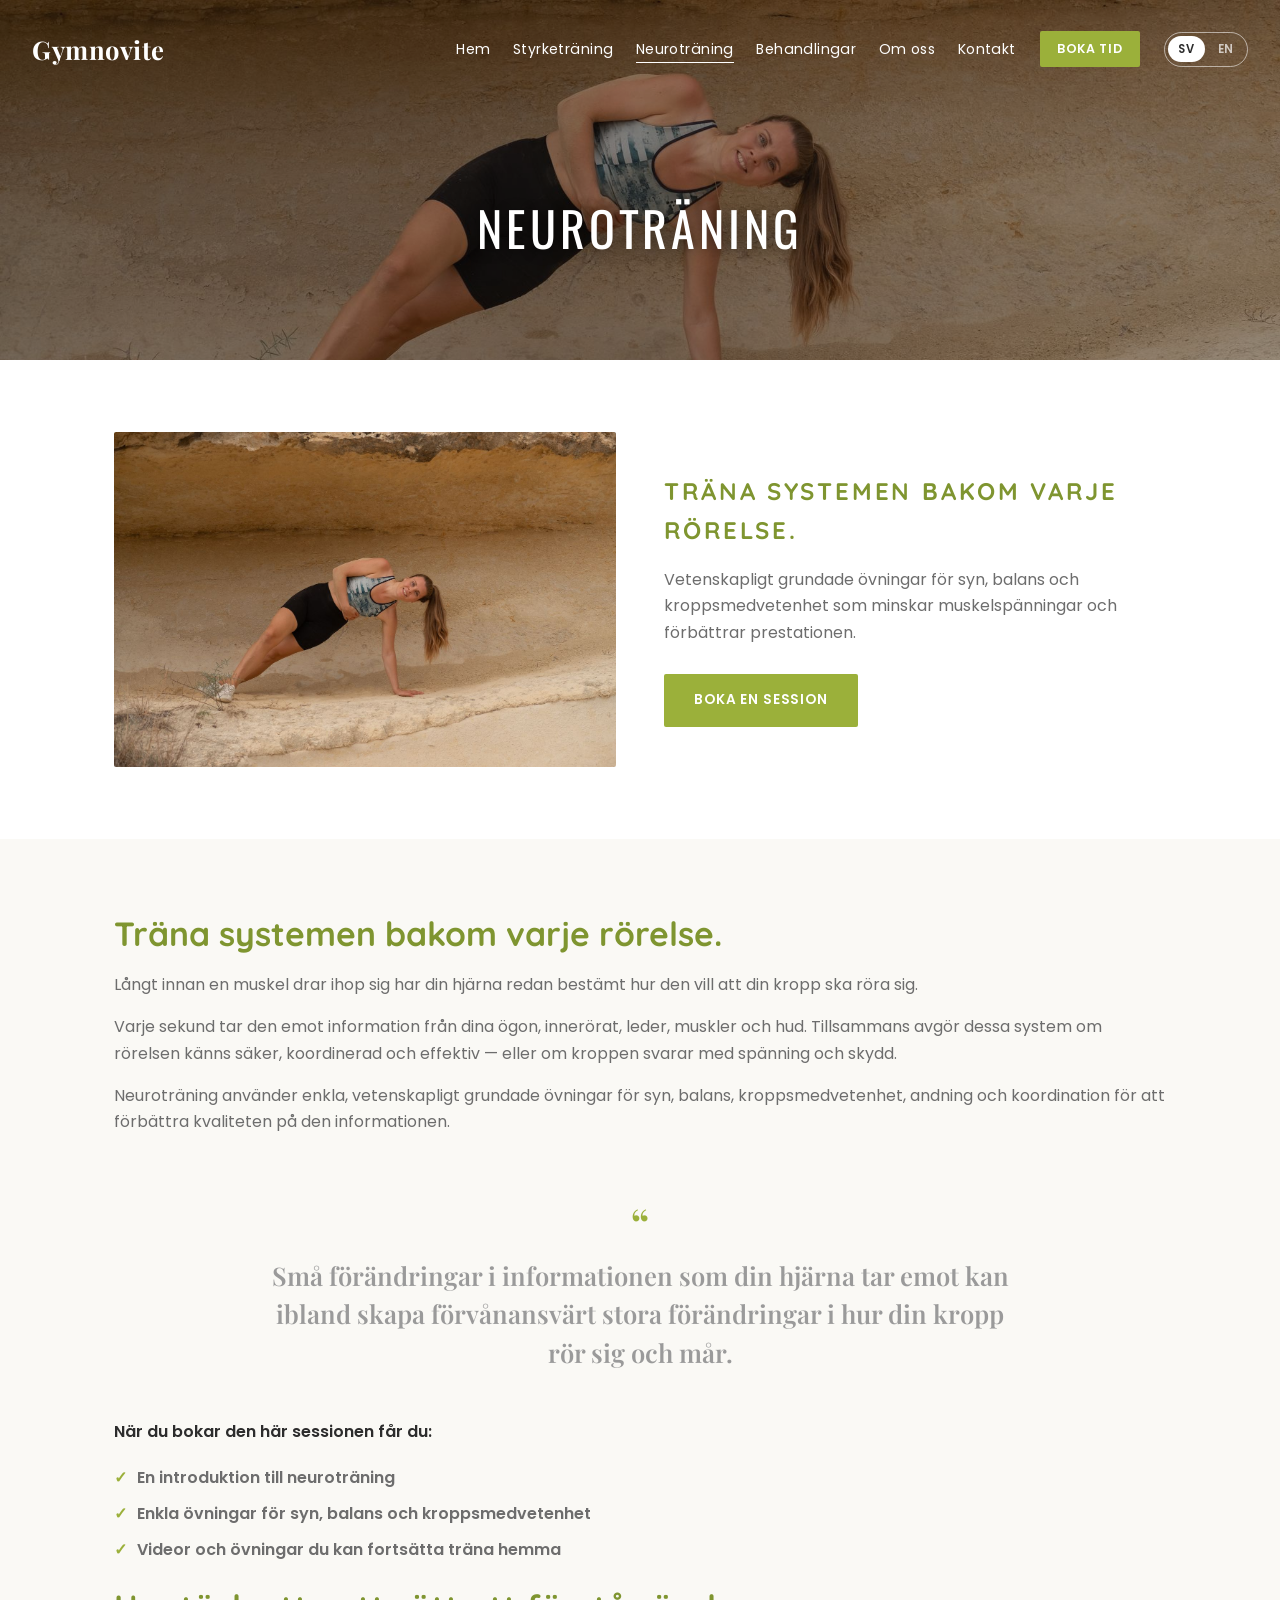
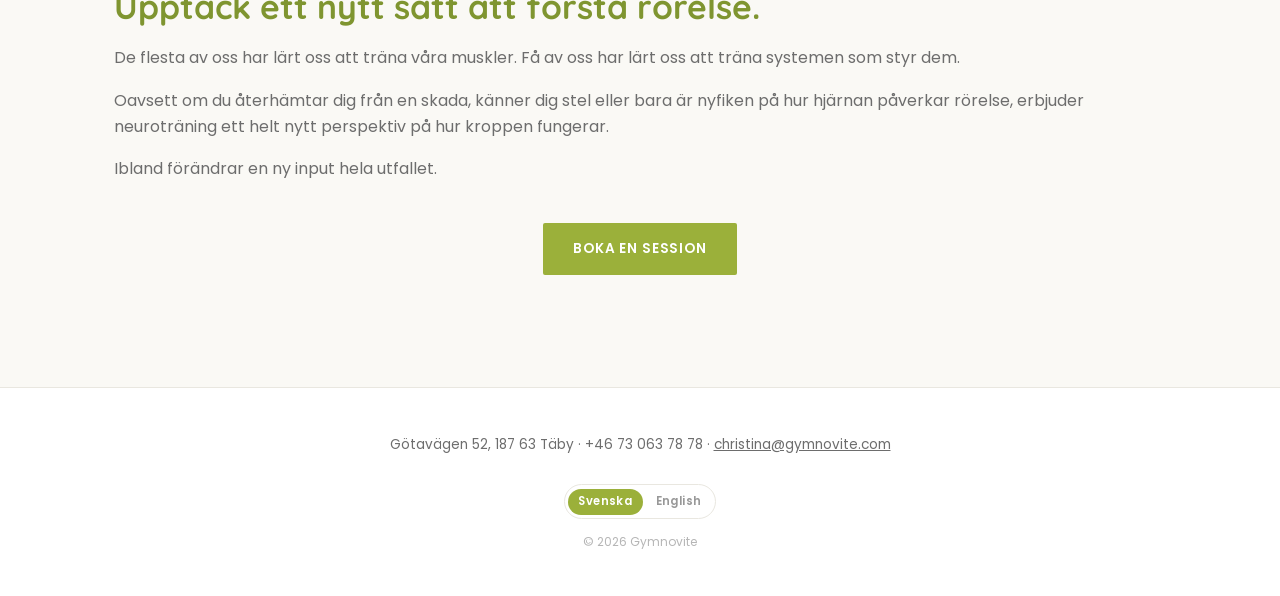
<file: neurotraning.html>
<!DOCTYPE html>
<html lang="sv">
<head>
<meta charset="UTF-8">
<meta name="viewport" content="width=device-width, initial-scale=1.0">
<title>Neuroträning — Gymnovite</title>
<meta name="description" content="Vetenskapligt grundade övningar för syn, balans och kroppsmedvetenhet — träna systemen bakom varje rörelse.">
<link rel="preconnect" href="https://fonts.googleapis.com">
<link rel="preconnect" href="https://fonts.gstatic.com" crossorigin>
<link href="https://fonts.googleapis.com/css2?family=Oswald:wght@400;500&family=Playfair+Display:ital,wght@0,600;0,700;1,600&family=Poppins:wght@400;500;600&family=Quicksand:wght@600;700&display=swap" rel="stylesheet">
<link rel="stylesheet" href="style.css">
</head>
<body>

<header class="banner page-banner bg-neuro" style="background-image:url('img/neuro-banner.jpg');">
  <h2 data-i18n="nav.neuro">Neuroträning</h2>
  <div class="site-header" data-nav-open="false">
    <a class="logo" href="index.html">Gymnovite</a>
    <button type="button" class="nav-toggle" aria-expanded="false" aria-controls="site-nav" aria-label="Meny / Menu">
      <span class="bar"></span>
    </button>
    <div class="header-right" id="site-nav">
      <ul class="nav">
        <li><a href="index.html" data-i18n="nav.home">Hem</a></li>
        <li><a href="styrketraning.html" data-i18n="nav.strength">Styrketräning</a></li>
        <li><a href="neurotraning.html" aria-current="page" data-i18n="nav.neuro">Neuroträning</a></li>
        <li><a href="behandlingar.html" data-i18n="nav.treatments">Behandlingar</a></li>
        <li><a href="om-oss.html" data-i18n="nav.about">Om oss</a></li>
        <li><a href="kontakt.html" data-i18n="nav.contact">Kontakt</a></li>
      </ul>
      <a class="nav-cta" href="boka.html" data-i18n="nav.book">Boka tid</a>
      <div class="lang-switch" role="group" aria-label="Språk / Language">
        <button type="button" data-lang="sv" aria-pressed="true">SV</button>
        <button type="button" data-lang="en" aria-pressed="false">EN</button>
      </div>
    </div>
  </div>
</header>

<main>
  <section>
    <div class="wrap split">
      <img src="img/neuro.jpg" alt="Neuroträning, sidoplanka på klippa" loading="lazy">
      <div>
        <p class="eyebrow" data-i18n="neuro.subhead">Träna systemen bakom varje rörelse.</p>
        <p data-i18n="neuro.intro">Vetenskapligt grundade övningar för syn, balans och kroppsmedvetenhet som minskar muskelspänningar och förbättrar prestationen.</p>
        <div class="actions">
          <a class="btn" href="boka.html" data-i18n="common.bookSession">Boka en session</a>
        </div>
      </div>
    </div>
  </section>

  <section class="bg-tint">
    <div class="wrap">
      <h2 class="heading" data-i18n="neuro.h1">Träna systemen bakom varje rörelse.</h2>
      <p data-i18n="neuro.p1">Långt innan en muskel drar ihop sig har din hjärna redan bestämt hur den vill att din kropp ska röra sig.</p>
      <p data-i18n="neuro.p2">Varje sekund tar den emot information från dina ögon, innerörat, leder, muskler och hud. Tillsammans avgör dessa system om rörelsen känns säker, koordinerad och effektiv &mdash; eller om kroppen svarar med spänning och skydd.</p>
      <p data-i18n="neuro.p3">Neuroträning använder enkla, vetenskapligt grundade övningar för syn, balans, kroppsmedvetenhet, andning och koordination för att förbättra kvaliteten på den informationen.</p>

      <div class="quote-block" style="padding-left:0;padding-right:0;">
        <span class="mark">&ldquo;</span>
        <blockquote data-i18n="neuro.quote">Små förändringar i informationen som din hjärna tar emot kan ibland skapa förvånansvärt stora förändringar i hur din kropp rör sig och mår.</blockquote>
      </div>

      <p class="subhead" data-i18n="neuro.checklist.title">När du bokar den här sessionen får du:</p>
      <ul class="checklist">
        <li data-i18n="neuro.checklist.1">En introduktion till neuroträning</li>
        <li data-i18n="neuro.checklist.2">Enkla övningar för syn, balans och kroppsmedvetenhet</li>
        <li data-i18n="neuro.checklist.3">Videor och övningar du kan fortsätta träna hemma</li>
      </ul>

      <h2 class="heading" data-i18n="neuro.h2">Upptäck ett nytt sätt att förstå rörelse.</h2>
      <p data-i18n="neuro.p4">De flesta av oss har lärt oss att träna våra muskler. Få av oss har lärt oss att träna systemen som styr dem.</p>
      <p data-i18n="neuro.p5">Oavsett om du återhämtar dig från en skada, känner dig stel eller bara är nyfiken på hur hjärnan påverkar rörelse, erbjuder neuroträning ett helt nytt perspektiv på hur kroppen fungerar.</p>
      <p data-i18n="neuro.p6">Ibland förändrar en ny input hela utfallet.</p>

      <div class="btn-center-wrap">
        <a class="btn" href="boka.html" data-i18n="common.bookSession">Boka en session</a>
      </div>
    </div>
  </section>
</main>

<footer>
  <div class="wrap">
    <p>Götavägen 52, 187 63 Täby &middot; +46 73 063 78 78 &middot; <a href="mailto:christina@gymnovite.com">christina@gymnovite.com</a></p>
    <div class="lang-switch on-light" role="group" aria-label="Språk / Language">
      <button type="button" data-lang="sv" aria-pressed="true">Svenska</button>
      <button type="button" data-lang="en" aria-pressed="false">English</button>
    </div>
    <p class="credit">&copy; <span id="year"></span> Gymnovite</p>
  </div>
</footer>

<script>
window.I18N_TITLE = {
  sv: "Neuroträning — Gymnovite",
  en: "Neuro Training — Gymnovite"
};
window.I18N = {
  "nav.home": { sv: "Hem", en: "Home" },
  "nav.strength": { sv: "Styrketräning", en: "Strength Training" },
  "nav.neuro": { sv: "Neuroträning", en: "Neuro Training" },
  "nav.treatments": { sv: "Behandlingar", en: "Treatments" },
  "nav.about": { sv: "Om oss", en: "About" },
  "nav.contact": { sv: "Kontakt", en: "Contact" },
  "nav.book": { sv: "Boka tid", en: "Book Now" },
  "common.bookSession": { sv: "Boka en session", en: "Book a Session" },

  "neuro.subhead": { sv: "Träna systemen bakom varje rörelse.", en: "Train the systems behind every movement." },
  "neuro.intro": { sv: "Vetenskapligt grundade övningar för syn, balans och kroppsmedvetenhet som minskar muskelspänningar och förbättrar prestationen.", en: "Science-based drills for vision, balance, and body awareness to reduce muscular tension and improve performance." },

  "neuro.h1": { sv: "Träna systemen bakom varje rörelse.", en: "Train the systems behind every movement." },
  "neuro.p1": { sv: "Långt innan en muskel drar ihop sig har din hjärna redan bestämt hur den vill att din kropp ska röra sig.", en: "Long before a muscle contracts, your brain has already decided how it wants your body to move." },
  "neuro.p2": { sv: "Varje sekund tar den emot information från dina ögon, innerörat, leder, muskler och hud. Tillsammans avgör dessa system om rörelsen känns säker, koordinerad och effektiv &mdash; eller om kroppen svarar med spänning och skydd.", en: "Every second, it receives information from your eyes, inner ears, joints, muscles, and skin. Together, these systems determine whether movement feels safe, coordinated, and efficient&mdash;or whether your body responds with tension and protection." },
  "neuro.p3": { sv: "Neuroträning använder enkla, vetenskapligt grundade övningar för syn, balans, kroppsmedvetenhet, andning och koordination för att förbättra kvaliteten på den informationen.", en: "Neuro Training uses simple, science-based drills for vision, balance, body awareness, breathing, and coordination to improve the quality of that information." },

  "neuro.quote": { sv: "Små förändringar i informationen som din hjärna tar emot kan ibland skapa förvånansvärt stora förändringar i hur din kropp rör sig och mår.", en: "Small changes in the information your brain receives can sometimes create surprisingly big changes in how your body moves and feels." },

  "neuro.checklist.title": { sv: "När du bokar den här sessionen får du:", en: "When you book this session, you'll receive:" },
  "neuro.checklist.1": { sv: "En introduktion till neuroträning", en: "An introduction to Neuro Training" },
  "neuro.checklist.2": { sv: "Enkla övningar för syn, balans och kroppsmedvetenhet", en: "Simple drills for vision, balance, and body awareness" },
  "neuro.checklist.3": { sv: "Videor och övningar du kan fortsätta träna hemma", en: "Videos and exercises you can continue practicing at home" },

  "neuro.h2": { sv: "Upptäck ett nytt sätt att förstå rörelse.", en: "Discover a new way to understand movement." },
  "neuro.p4": { sv: "De flesta av oss har lärt oss att träna våra muskler. Få av oss har lärt oss att träna systemen som styr dem.", en: "Most of us have been taught to train our muscles. Few of us have been taught to train the systems that control them." },
  "neuro.p5": { sv: "Oavsett om du återhämtar dig från en skada, känner dig stel eller bara är nyfiken på hur hjärnan påverkar rörelse, erbjuder neuroträning ett helt nytt perspektiv på hur kroppen fungerar.", en: "Whether you're recovering from an injury, feeling stiff, or simply curious about how your brain influences movement, Neuro Training offers a completely different perspective on how the body works." },
  "neuro.p6": { sv: "Ibland förändrar en ny input hela utfallet.", en: "Sometimes changing the input changes the output." }
};
</script>
<script src="app.js"></script>
</body>
</html>
</file>
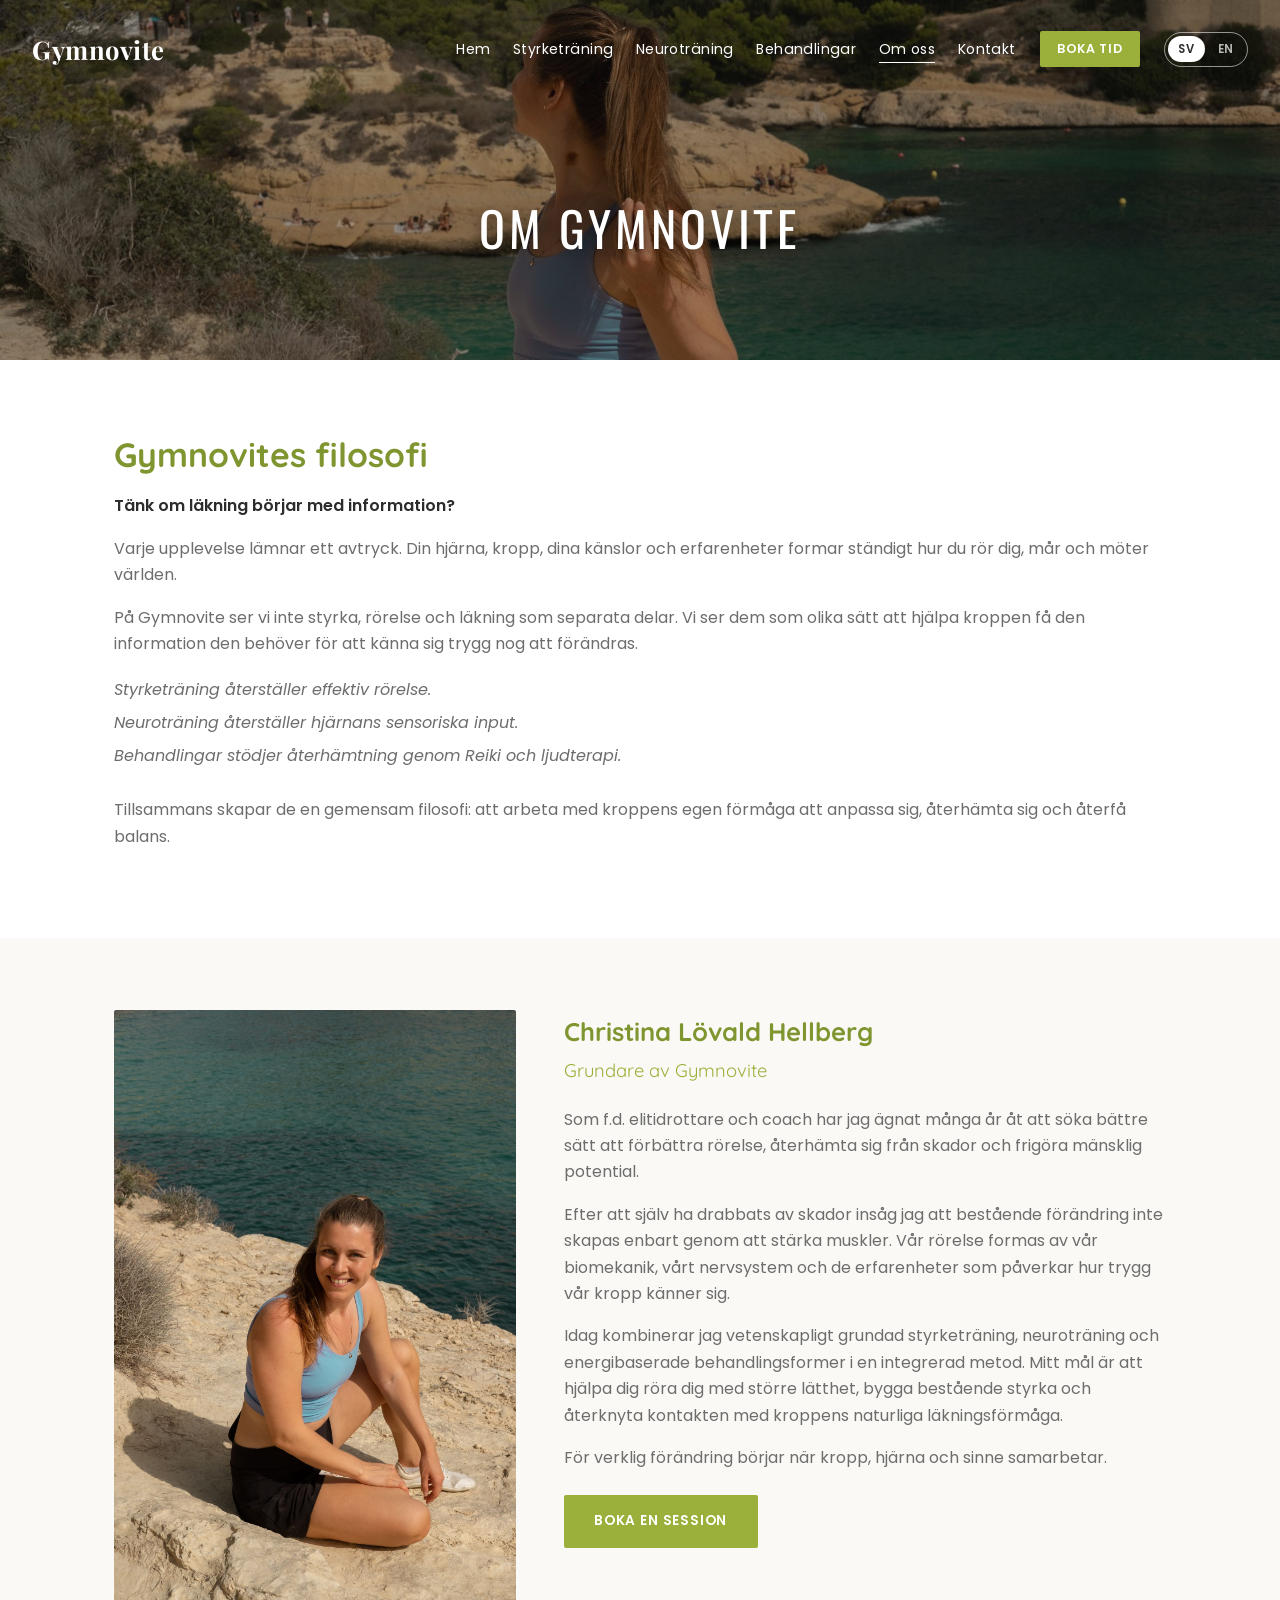
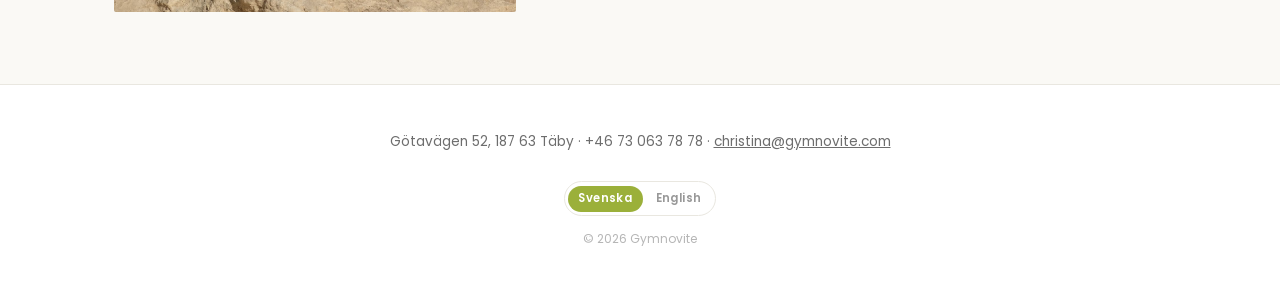
<file: om-oss.html>
<!DOCTYPE html>
<html lang="sv">
<head>
<meta charset="UTF-8">
<meta name="viewport" content="width=device-width, initial-scale=1.0">
<title>Om Gymnovite</title>
<meta name="description" content="Gymnovite grundades av Christina Lövald Hellberg, f.d. elitidrottare och coach, som kombinerar styrketräning, neuroträning och energibehandlingar i ett integrerat synsätt.">
<link rel="preconnect" href="https://fonts.googleapis.com">
<link rel="preconnect" href="https://fonts.gstatic.com" crossorigin>
<link href="https://fonts.googleapis.com/css2?family=Oswald:wght@400;500&family=Playfair+Display:ital,wght@0,600;0,700;1,600&family=Poppins:wght@400;500;600&family=Quicksand:wght@600;700&display=swap" rel="stylesheet">
<link rel="stylesheet" href="style.css">
</head>
<body>

<header class="banner page-banner bg-hero" style="background-image:url('img/hero.jpg');">
  <h2 data-i18n="about.banner">Om Gymnovite</h2>
  <div class="site-header" data-nav-open="false">
    <a class="logo" href="index.html">Gymnovite</a>
    <button type="button" class="nav-toggle" aria-expanded="false" aria-controls="site-nav" aria-label="Meny / Menu">
      <span class="bar"></span>
    </button>
    <div class="header-right" id="site-nav">
      <ul class="nav">
        <li><a href="index.html" data-i18n="nav.home">Hem</a></li>
        <li><a href="styrketraning.html" data-i18n="nav.strength">Styrketräning</a></li>
        <li><a href="neurotraning.html" data-i18n="nav.neuro">Neuroträning</a></li>
        <li><a href="behandlingar.html" data-i18n="nav.treatments">Behandlingar</a></li>
        <li><a href="om-oss.html" aria-current="page" data-i18n="nav.about">Om oss</a></li>
        <li><a href="kontakt.html" data-i18n="nav.contact">Kontakt</a></li>
      </ul>
      <a class="nav-cta" href="boka.html" data-i18n="nav.book">Boka tid</a>
      <div class="lang-switch" role="group" aria-label="Språk / Language">
        <button type="button" data-lang="sv" aria-pressed="true">SV</button>
        <button type="button" data-lang="en" aria-pressed="false">EN</button>
      </div>
    </div>
  </div>
</header>

<main>

  <section>
    <div class="wrap">
      <h2 class="heading" data-i18n="about.philosophy.title">Gymnovites filosofi</h2>
      <p class="subhead" data-i18n="about.philosophy.subhead">Tänk om läkning börjar med information?</p>
      <p data-i18n="about.philosophy.p1">Varje upplevelse lämnar ett avtryck. Din hjärna, kropp, dina känslor och erfarenheter formar ständigt hur du rör dig, mår och möter världen.</p>
      <p data-i18n="about.philosophy.p2">På Gymnovite ser vi inte styrka, rörelse och läkning som separata delar. Vi ser dem som olika sätt att hjälpa kroppen få den information den behöver för att känna sig trygg nog att förändras.</p>
      <ul class="philosophy-list">
        <li data-i18n="about.philosophy.list1">Styrketräning återställer effektiv rörelse.</li>
        <li data-i18n="about.philosophy.list2">Neuroträning återställer hjärnans sensoriska input.</li>
        <li data-i18n="about.philosophy.list3">Behandlingar stödjer återhämtning genom Reiki och ljudterapi.</li>
      </ul>
      <p data-i18n="about.philosophy.p3">Tillsammans skapar de en gemensam filosofi: att arbeta med kroppens egen förmåga att anpassa sig, återhämta sig och återfå balans.</p>
    </div>
  </section>

  <section class="bg-tint">
    <div class="wrap founder">
      <img src="img/founder.jpg" alt="Christina Lövald Hellberg, grundare av Gymnovite" loading="lazy">
      <div>
        <p class="name">Christina Lövald Hellberg</p>
        <p class="role" data-i18n="about.founder.role">Grundare av Gymnovite</p>
        <p data-i18n="about.founder.p1">Som f.d. elitidrottare och coach har jag ägnat många år åt att söka bättre sätt att förbättra rörelse, återhämta sig från skador och frigöra mänsklig potential.</p>
        <p data-i18n="about.founder.p2">Efter att själv ha drabbats av skador insåg jag att bestående förändring inte skapas enbart genom att stärka muskler. Vår rörelse formas av vår biomekanik, vårt nervsystem och de erfarenheter som påverkar hur trygg vår kropp känner sig.</p>
        <p data-i18n="about.founder.p3">Idag kombinerar jag vetenskapligt grundad styrketräning, neuroträning och energibaserade behandlingsformer i en integrerad metod. Mitt mål är att hjälpa dig röra dig med större lätthet, bygga bestående styrka och återknyta kontakten med kroppens naturliga läkningsförmåga.</p>
        <p data-i18n="about.founder.p4">För verklig förändring börjar när kropp, hjärna och sinne samarbetar.</p>
        <div class="actions" style="margin-top:1.5rem;">
          <a class="btn" href="boka.html" data-i18n="common.bookSession">Boka en session</a>
        </div>
      </div>
    </div>
  </section>

</main>

<footer>
  <div class="wrap">
    <p>Götavägen 52, 187 63 Täby &middot; +46 73 063 78 78 &middot; <a href="mailto:christina@gymnovite.com">christina@gymnovite.com</a></p>
    <div class="lang-switch on-light" role="group" aria-label="Språk / Language">
      <button type="button" data-lang="sv" aria-pressed="true">Svenska</button>
      <button type="button" data-lang="en" aria-pressed="false">English</button>
    </div>
    <p class="credit">&copy; <span id="year"></span> Gymnovite</p>
  </div>
</footer>

<script>
window.I18N_TITLE = {
  sv: "Om Gymnovite",
  en: "About Gymnovite"
};
window.I18N = {
  "nav.home": { sv: "Hem", en: "Home" },
  "nav.strength": { sv: "Styrketräning", en: "Strength Training" },
  "nav.neuro": { sv: "Neuroträning", en: "Neuro Training" },
  "nav.treatments": { sv: "Behandlingar", en: "Treatments" },
  "nav.about": { sv: "Om oss", en: "About" },
  "nav.contact": { sv: "Kontakt", en: "Contact" },
  "nav.book": { sv: "Boka tid", en: "Book Now" },
  "common.bookSession": { sv: "Boka en session", en: "Book a Session" },

  "about.banner": { sv: "Om Gymnovite", en: "About Gymnovite" },
  "about.philosophy.title": { sv: "Gymnovites filosofi", en: "Gymnovite Philosophy" },
  "about.philosophy.subhead": { sv: "Tänk om läkning börjar med information?", en: "What if healing begins with information?" },
  "about.philosophy.p1": { sv: "Varje upplevelse lämnar ett avtryck. Din hjärna, kropp, dina känslor och erfarenheter formar ständigt hur du rör dig, mår och möter världen.", en: "Every experience leaves an imprint. Your brain, body, emotions, and experiences constantly shape how you move, feel, and respond to the world." },
  "about.philosophy.p2": { sv: "På Gymnovite ser vi inte styrka, rörelse och läkning som separata delar. Vi ser dem som olika sätt att hjälpa kroppen få den information den behöver för att känna sig trygg nog att förändras.", en: "At Gymnovite, we don't see strength, movement, and healing as separate. We see them as different ways of helping the body receive the information it needs to feel safe enough to change." },
  "about.philosophy.list1": { sv: "Styrketräning återställer effektiv rörelse.", en: "Strength Training restores efficient movement." },
  "about.philosophy.list2": { sv: "Neuroträning återställer hjärnans sensoriska input.", en: "Neuro Training restores the brain's sensory input." },
  "about.philosophy.list3": { sv: "Behandlingar stödjer återhämtning genom Reiki och ljudterapi.", en: "Treatments support restoration through Reiki and sound therapy." },
  "about.philosophy.p3": { sv: "Tillsammans skapar de en gemensam filosofi: att arbeta med kroppens egen förmåga att anpassa sig, återhämta sig och återfå balans.", en: "Together, they create one philosophy: working with the body's own capacity to adapt, restore, and return to balance." },

  "about.founder.role": { sv: "Grundare av Gymnovite", en: "Founder of Gymnovite" },
  "about.founder.p1": { sv: "Som f.d. elitidrottare och coach har jag ägnat många år åt att söka bättre sätt att förbättra rörelse, återhämta sig från skador och frigöra mänsklig potential.", en: "As a former elite athlete and coach, I spent years searching for better ways to improve movement, recover from injury, and unlock human potential." },
  "about.founder.p2": { sv: "Efter att själv ha drabbats av skador insåg jag att bestående förändring inte skapas enbart genom att stärka muskler. Vår rörelse formas av vår biomekanik, vårt nervsystem och de erfarenheter som påverkar hur trygg vår kropp känner sig.", en: "After experiencing injuries myself, I realized that lasting change isn't created by strengthening muscles alone. Our movement is shaped by our biomechanics, our nervous system, and the experiences that influence how safe our bodies feel." },
  "about.founder.p3": { sv: "Idag kombinerar jag vetenskapligt grundad styrketräning, neuroträning och energibaserade behandlingsformer i en integrerad metod. Mitt mål är att hjälpa dig röra dig med större lätthet, bygga bestående styrka och återknyta kontakten med kroppens naturliga läkningsförmåga.", en: "Today, I combine science-based strength training, neuro training, and energy healing modalities into one integrated approach. My goal is to help you move with greater ease, build lasting strength, and reconnect with your body's natural ability to heal." },
  "about.founder.p4": { sv: "För verklig förändring börjar när kropp, hjärna och sinne samarbetar.", en: "Because true transformation begins when the body, brain, and mind work together." }
};
</script>
<script src="app.js"></script>
</body>
</html>
</file>
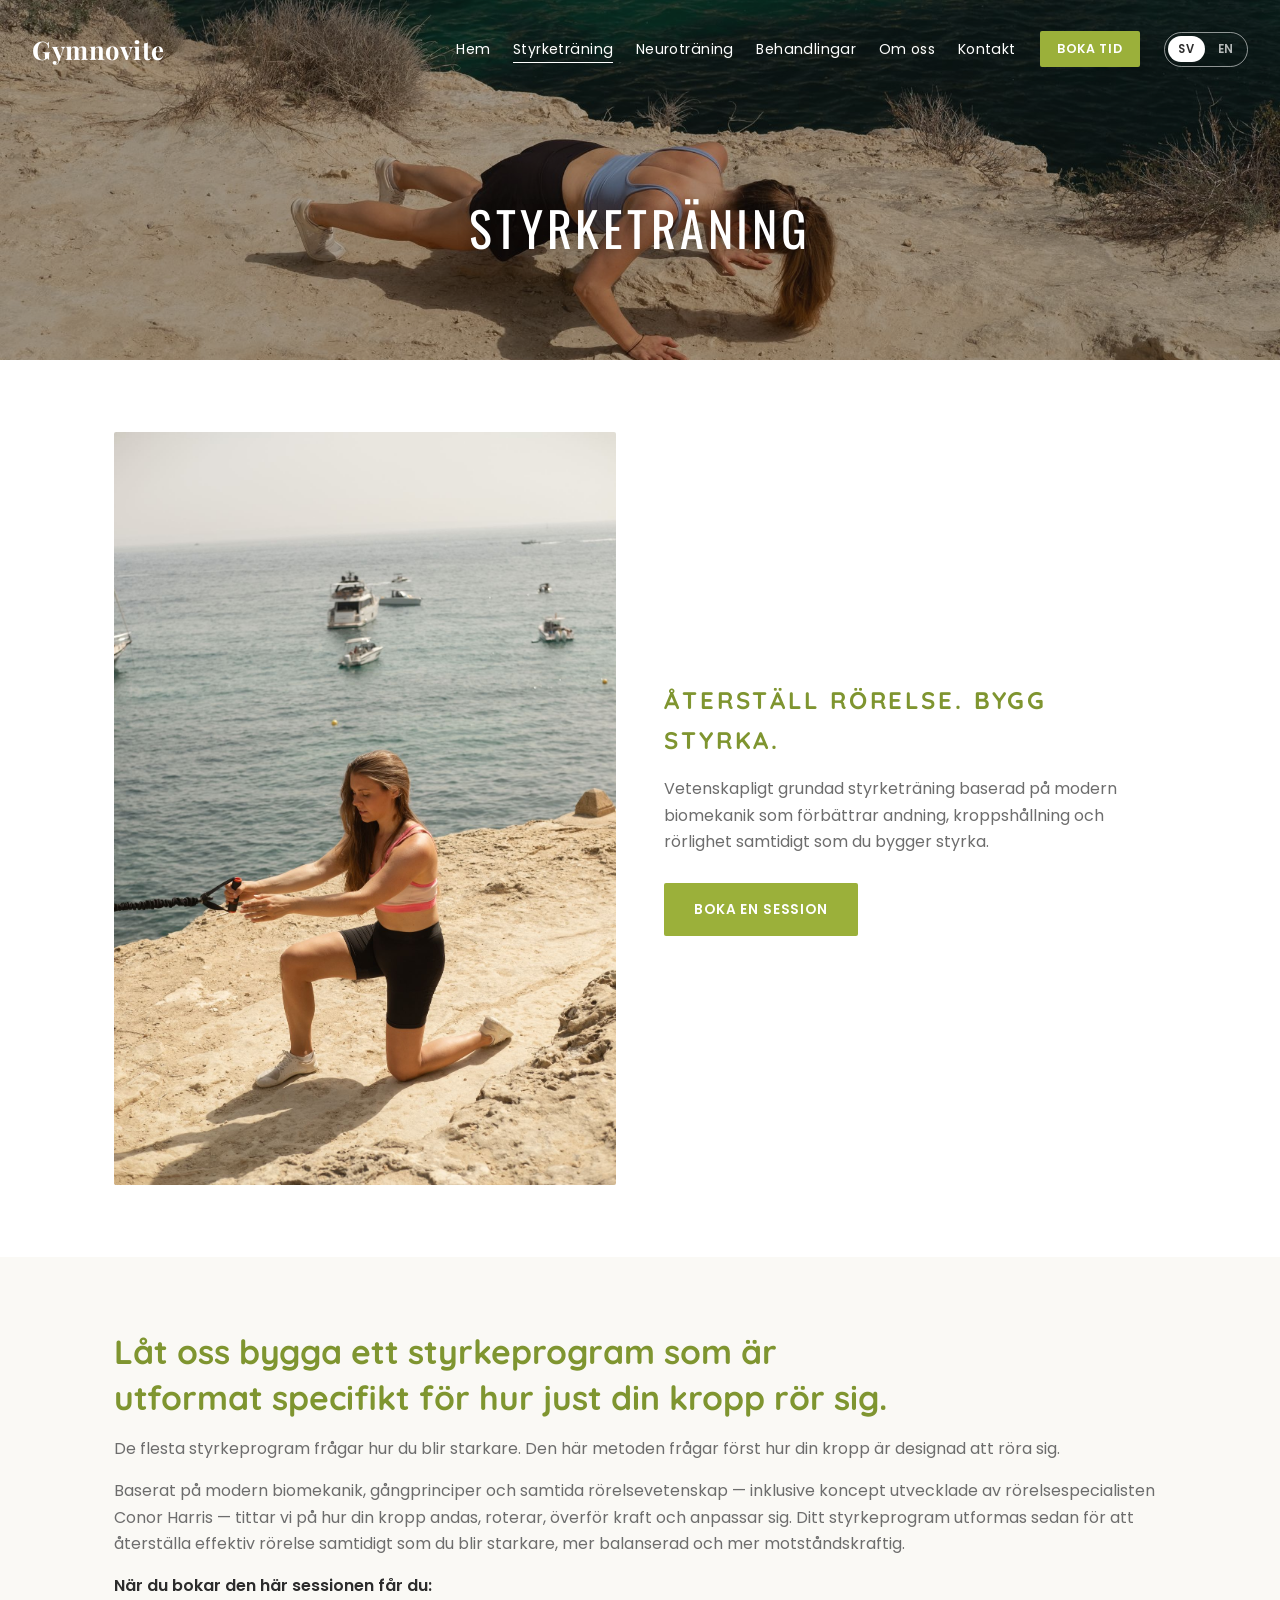
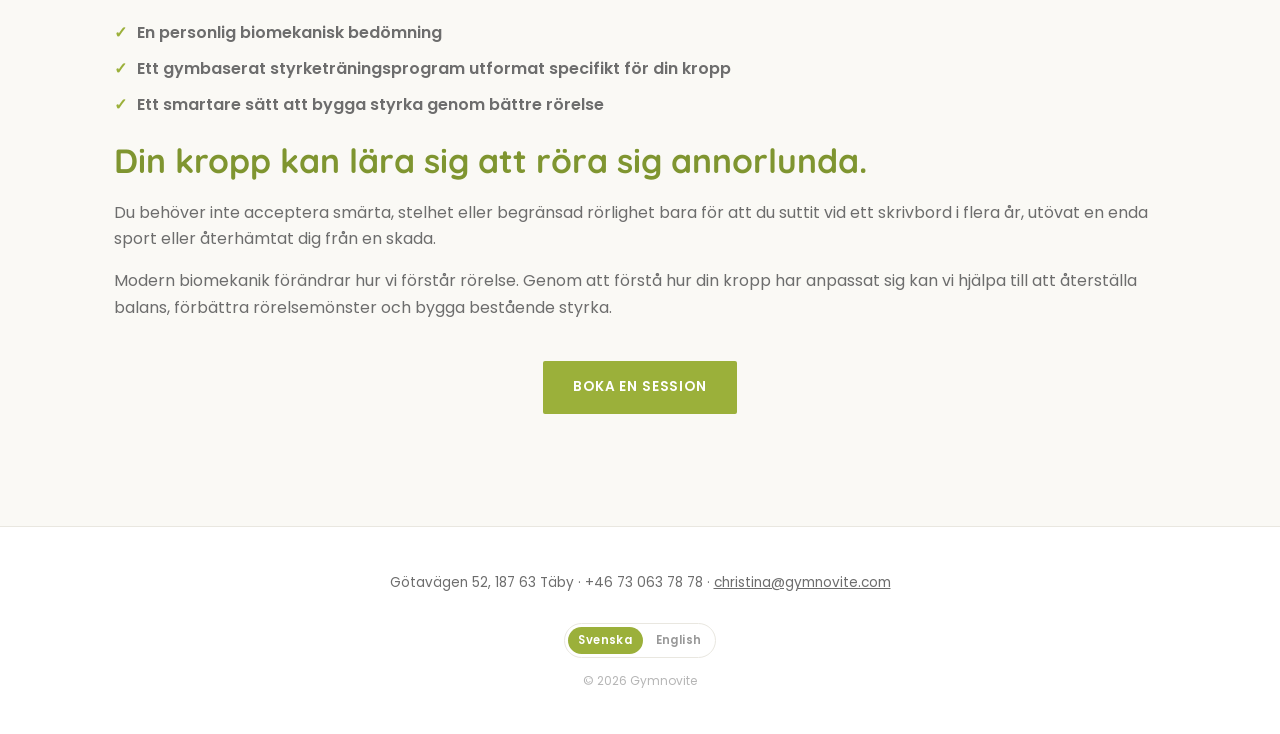
<file: styrketraning.html>
<!DOCTYPE html>
<html lang="sv">
<head>
<meta charset="UTF-8">
<meta name="viewport" content="width=device-width, initial-scale=1.0">
<title>Styrketräning — Gymnovite</title>
<meta name="description" content="Vetenskapligt grundad styrketräning baserad på modern biomekanik — ett program utformat specifikt för hur din kropp rör sig.">
<link rel="preconnect" href="https://fonts.googleapis.com">
<link rel="preconnect" href="https://fonts.gstatic.com" crossorigin>
<link href="https://fonts.googleapis.com/css2?family=Oswald:wght@400;500&family=Playfair+Display:ital,wght@0,600;0,700;1,600&family=Poppins:wght@400;500;600&family=Quicksand:wght@600;700&display=swap" rel="stylesheet">
<link rel="stylesheet" href="style.css">
</head>
<body>

<header class="banner page-banner bg-strength" style="background-image:url('img/strength-banner.jpg');">
  <h2 data-i18n="nav.strength">Styrketräning</h2>
  <div class="site-header" data-nav-open="false">
    <a class="logo" href="index.html">Gymnovite</a>
    <button type="button" class="nav-toggle" aria-expanded="false" aria-controls="site-nav" aria-label="Meny / Menu">
      <span class="bar"></span>
    </button>
    <div class="header-right" id="site-nav">
      <ul class="nav">
        <li><a href="index.html" data-i18n="nav.home">Hem</a></li>
        <li><a href="styrketraning.html" aria-current="page" data-i18n="nav.strength">Styrketräning</a></li>
        <li><a href="neurotraning.html" data-i18n="nav.neuro">Neuroträning</a></li>
        <li><a href="behandlingar.html" data-i18n="nav.treatments">Behandlingar</a></li>
        <li><a href="om-oss.html" data-i18n="nav.about">Om oss</a></li>
        <li><a href="kontakt.html" data-i18n="nav.contact">Kontakt</a></li>
      </ul>
      <a class="nav-cta" href="boka.html" data-i18n="nav.book">Boka tid</a>
      <div class="lang-switch" role="group" aria-label="Språk / Language">
        <button type="button" data-lang="sv" aria-pressed="true">SV</button>
        <button type="button" data-lang="en" aria-pressed="false">EN</button>
      </div>
    </div>
  </div>
</header>

<main>
  <section>
    <div class="wrap split">
      <img src="img/strength.jpg" alt="Styrketräning med motståndsband vid havet" loading="lazy">
      <div>
        <p class="eyebrow" data-i18n="strength.subhead">Återställ rörelse. Bygg styrka.</p>
        <p data-i18n="strength.intro">Vetenskapligt grundad styrketräning baserad på modern biomekanik som förbättrar andning, kroppshållning och rörlighet samtidigt som du bygger styrka.</p>
        <div class="actions">
          <a class="btn" href="boka.html" data-i18n="common.bookSession">Boka en session</a>
        </div>
      </div>
    </div>
  </section>

  <section class="bg-tint">
    <div class="wrap">
      <h2 class="heading" data-i18n="strength.h1">Låt oss bygga ett styrkeprogram som är utformat specifikt för hur just din kropp rör sig.</h2>
      <p data-i18n="strength.p1">De flesta styrkeprogram frågar hur du blir starkare. Den här metoden frågar först hur din kropp är designad att röra sig.</p>
      <p data-i18n="strength.p2">Baserat på modern biomekanik, gångprinciper och samtida rörelsevetenskap &mdash; inklusive koncept utvecklade av rörelsespecialisten Conor Harris &mdash; tittar vi på hur din kropp andas, roterar, överför kraft och anpassar sig. Ditt styrkeprogram utformas sedan för att återställa effektiv rörelse samtidigt som du blir starkare, mer balanserad och mer motståndskraftig.</p>

      <p class="subhead" data-i18n="strength.checklist.title">När du bokar den här sessionen får du:</p>
      <ul class="checklist">
        <li data-i18n="strength.checklist.1">En personlig biomekanisk bedömning</li>
        <li data-i18n="strength.checklist.2">Ett gymbaserat styrketräningsprogram utformat specifikt för din kropp</li>
        <li data-i18n="strength.checklist.3">Ett smartare sätt att bygga styrka genom bättre rörelse</li>
      </ul>

      <h2 class="heading" data-i18n="strength.h2">Din kropp kan lära sig att röra sig annorlunda.</h2>
      <p data-i18n="strength.p3">Du behöver inte acceptera smärta, stelhet eller begränsad rörlighet bara för att du suttit vid ett skrivbord i flera år, utövat en enda sport eller återhämtat dig från en skada.</p>
      <p data-i18n="strength.p4">Modern biomekanik förändrar hur vi förstår rörelse. Genom att förstå hur din kropp har anpassat sig kan vi hjälpa till att återställa balans, förbättra rörelsemönster och bygga bestående styrka.</p>

      <div class="btn-center-wrap">
        <a class="btn" href="boka.html" data-i18n="common.bookSession">Boka en session</a>
      </div>
    </div>
  </section>
</main>

<footer>
  <div class="wrap">
    <p>Götavägen 52, 187 63 Täby &middot; +46 73 063 78 78 &middot; <a href="mailto:christina@gymnovite.com">christina@gymnovite.com</a></p>
    <div class="lang-switch on-light" role="group" aria-label="Språk / Language">
      <button type="button" data-lang="sv" aria-pressed="true">Svenska</button>
      <button type="button" data-lang="en" aria-pressed="false">English</button>
    </div>
    <p class="credit">&copy; <span id="year"></span> Gymnovite</p>
  </div>
</footer>

<script>
window.I18N_TITLE = {
  sv: "Styrketräning — Gymnovite",
  en: "Strength Training — Gymnovite"
};
window.I18N = {
  "nav.home": { sv: "Hem", en: "Home" },
  "nav.strength": { sv: "Styrketräning", en: "Strength Training" },
  "nav.neuro": { sv: "Neuroträning", en: "Neuro Training" },
  "nav.treatments": { sv: "Behandlingar", en: "Treatments" },
  "nav.about": { sv: "Om oss", en: "About" },
  "nav.contact": { sv: "Kontakt", en: "Contact" },
  "nav.book": { sv: "Boka tid", en: "Book Now" },
  "common.bookSession": { sv: "Boka en session", en: "Book a Session" },

  "strength.subhead": { sv: "Återställ rörelse. Bygg styrka.", en: "Restore movement. Build strength." },
  "strength.intro": { sv: "Vetenskapligt grundad styrketräning baserad på modern biomekanik som förbättrar andning, kroppshållning och rörlighet samtidigt som du bygger styrka.", en: "Science-based weight training based on modern biomechanics that improves breathing, alignment, and mobility while building strength." },

  "strength.h1": { sv: "Låt oss bygga ett styrkeprogram som är utformat specifikt för hur just din kropp rör sig.", en: "Work with me to build a strength program designed specifically for the way your body moves." },
  "strength.p1": { sv: "De flesta styrkeprogram frågar hur du blir starkare. Den här metoden frågar först hur din kropp är designad att röra sig.", en: "Most strength programs ask how to make you stronger. This approach first asks how your body was designed to move." },
  "strength.p2": { sv: "Baserat på modern biomekanik, gångprinciper och samtida rörelsevetenskap &mdash; inklusive koncept utvecklade av rörelsespecialisten Conor Harris &mdash; tittar vi på hur din kropp andas, roterar, överför kraft och anpassar sig. Ditt styrkeprogram utformas sedan för att återställa effektiv rörelse samtidigt som du blir starkare, mer balanserad och mer motståndskraftig.", en: "Built on modern biomechanics, gait principles, and contemporary movement science&mdash;including concepts developed by movement specialist Conor Harris&mdash;we look at how your body breathes, rotates, transfers force, and adapts. Your strength program is then designed to restore efficient movement while helping you become stronger, more balanced, and more resilient." },

  "strength.checklist.title": { sv: "När du bokar den här sessionen får du:", en: "When you book this session, you'll receive:" },
  "strength.checklist.1": { sv: "En personlig biomekanisk bedömning", en: "A personalized biomechanical assessment" },
  "strength.checklist.2": { sv: "Ett gymbaserat styrketräningsprogram utformat specifikt för din kropp", en: "A gym-based strength training program designed specifically for your body" },
  "strength.checklist.3": { sv: "Ett smartare sätt att bygga styrka genom bättre rörelse", en: "A smarter approach to building strength through better movement" },

  "strength.h2": { sv: "Din kropp kan lära sig att röra sig annorlunda.", en: "Your body can learn to move differently." },
  "strength.p3": { sv: "Du behöver inte acceptera smärta, stelhet eller begränsad rörlighet bara för att du suttit vid ett skrivbord i flera år, utövat en enda sport eller återhämtat dig från en skada.", en: "You don't have to accept pain, stiffness, or limited movement just because you've spent years at a desk, played one sport, or recovered from an injury." },
  "strength.p4": { sv: "Modern biomekanik förändrar hur vi förstår rörelse. Genom att förstå hur din kropp har anpassat sig kan vi hjälpa till att återställa balans, förbättra rörelsemönster och bygga bestående styrka.", en: "Modern biomechanics is changing the way we understand movement. By understanding how your body has adapted, we can help restore balance, improve movement, and build lasting strength." }
};
</script>
<script src="app.js"></script>
</body>
</html>
</file>
<file: style.css>
:root {
  --accent: #9bb03a;
  --accent-dark: #7f9530;
  --ink: #2c2c2c;
  --muted: #6d6d6d;
  --quote: #9a9a9a;
  --bg: #ffffff;
  --border: #e9e7e0;
  --max: 1100px;
}

* { box-sizing: border-box; }

html { scroll-behavior: smooth; }

body {
  margin: 0;
  background: var(--bg);
  color: var(--ink);
  font-family: 'Poppins', 'Segoe UI', sans-serif;
  line-height: 1.65;
  -webkit-font-smoothing: antialiased;
}

img { max-width: 100%; display: block; }

a { color: inherit; }

.wrap {
  max-width: var(--max);
  margin: 0 auto;
  padding: 0 1.5rem;
}

/* ---------- Site header (overlaid on hero) ---------- */

.site-header {
  position: absolute;
  top: 0;
  left: 0;
  right: 0;
  z-index: 5;
  display: flex;
  align-items: center;
  justify-content: space-between;
  padding: 1.75rem 2rem;
  flex-wrap: wrap;
  gap: 1rem;
}

.logo {
  font-family: 'Playfair Display', serif;
  font-weight: 700;
  font-size: 1.6rem;
  color: #fff;
  text-decoration: none;
  letter-spacing: 0.02em;
}

.header-right {
  display: flex;
  align-items: center;
  gap: 1.5rem;
  flex-wrap: wrap;
}

.nav-toggle {
  display: none;
  align-items: center;
  justify-content: center;
  width: 2.5rem;
  height: 2.5rem;
  padding: 0;
  border: 1px solid rgba(255, 255, 255, 0.55);
  border-radius: 4px;
  background: rgba(0, 0, 0, 0.15);
  cursor: pointer;
  flex-shrink: 0;
}

.nav-toggle .bar {
  display: block;
  width: 1.15rem;
  height: 2px;
  background: #fff;
  margin: 0 auto;
  position: relative;
  transition: transform 0.2s ease, opacity 0.2s ease;
}

.nav-toggle .bar::before,
.nav-toggle .bar::after {
  content: '';
  position: absolute;
  left: 0;
  width: 100%;
  height: 2px;
  background: #fff;
  transition: transform 0.2s ease;
}

.nav-toggle .bar::before { top: -6px; }
.nav-toggle .bar::after { top: 6px; }

.site-header[data-nav-open="true"] .nav-toggle .bar { background: transparent; }
.site-header[data-nav-open="true"] .nav-toggle .bar::before { transform: translateY(6px) rotate(45deg); }
.site-header[data-nav-open="true"] .nav-toggle .bar::after { transform: translateY(-6px) rotate(-45deg); }

.nav {
  display: flex;
  gap: 1.4rem;
  list-style: none;
  margin: 0;
  padding: 0;
  flex-wrap: wrap;
}

.nav a {
  color: #fff;
  text-decoration: none;
  font-size: 0.88rem;
  letter-spacing: 0.03em;
  padding-bottom: 0.2rem;
  border-bottom: 1px solid transparent;
  transition: border-color 0.2s ease;
  white-space: nowrap;
}

.nav a:hover,
.nav a[aria-current="page"] {
  border-color: #fff;
}

.nav-cta {
  display: inline-block;
  background: var(--accent);
  color: #fff !important;
  text-decoration: none;
  padding: 0.5rem 1.1rem;
  font-family: 'Poppins', sans-serif;
  font-weight: 600;
  text-transform: uppercase;
  letter-spacing: 0.05em;
  font-size: 0.78rem;
  border-radius: 2px;
  white-space: nowrap;
  transition: background 0.2s ease;
}

.nav-cta:hover { background: var(--accent-dark); }

/* Language switch */

.lang-switch {
  display: inline-flex;
  align-items: center;
  border: 1px solid rgba(255, 255, 255, 0.55);
  border-radius: 999px;
  padding: 0.2rem;
  gap: 0.15rem;
}

.lang-switch button {
  background: transparent;
  border: none;
  color: #fff;
  font-family: 'Poppins', sans-serif;
  font-weight: 600;
  font-size: 0.72rem;
  letter-spacing: 0.04em;
  padding: 0.3rem 0.65rem;
  border-radius: 999px;
  cursor: pointer;
  opacity: 0.7;
  transition: background 0.2s ease, opacity 0.2s ease;
}

.lang-switch button[aria-pressed="true"] {
  background: #fff;
  color: var(--ink);
  opacity: 1;
}

/* Same lang-switch, dark-on-light variant for footer */

.lang-switch.on-light {
  border-color: var(--border);
}

.lang-switch.on-light button {
  color: var(--muted);
}

.lang-switch.on-light button[aria-pressed="true"] {
  background: var(--accent);
  color: #fff;
}

/* ---------- Hero ---------- */

.hero {
  position: relative;
  min-height: 92vh;
  display: flex;
  align-items: center;
  justify-content: center;
  text-align: center;
  color: #fff;
  background-size: cover;
  background-position: center;
  overflow: hidden;
}

.hero::after {
  content: '';
  position: absolute;
  inset: 0;
  background: linear-gradient(180deg, rgba(20, 20, 20, 0.25) 0%, rgba(20, 20, 20, 0.15) 45%, rgba(20, 20, 20, 0.45) 100%);
}

.hero-content {
  position: relative;
  z-index: 2;
  padding: 6rem 1.5rem 3rem;
  max-width: 900px;
}

.hero h1 {
  font-family: 'Oswald', sans-serif;
  text-transform: uppercase;
  font-size: clamp(2.2rem, 6vw, 4.2rem);
  letter-spacing: 0.06em;
  margin: 0 0 1.25rem;
  line-height: 1.15;
  text-shadow: 0 2px 18px rgba(0, 0, 0, 0.45);
  text-wrap: balance;
}

.hero p {
  font-family: 'Quicksand', sans-serif;
  font-weight: 600;
  font-size: clamp(1rem, 2vw, 1.3rem);
  max-width: 640px;
  margin: 0 auto;
  text-shadow: 0 2px 10px rgba(0, 0, 0, 0.55);
}

/* Shorter banner-style hero used on inner pages / mid-page section breaks */
.banner {
  position: relative;
  min-height: 46vh;
  display: flex;
  align-items: center;
  justify-content: center;
  color: #fff;
  background-size: cover;
  background-position: center;
  text-align: center;
}

.banner::after {
  content: '';
  position: absolute;
  inset: 0;
  background: rgba(20, 20, 20, 0.35);
}

.banner h2 {
  position: relative;
  z-index: 2;
  font-family: 'Oswald', sans-serif;
  text-transform: uppercase;
  letter-spacing: 0.08em;
  font-weight: 400;
  font-size: clamp(1.8rem, 5vw, 3rem);
  margin: 0;
  text-shadow: 0 2px 14px rgba(0, 0, 0, 0.45);
}

.page-banner {
  min-height: 40vh;
  padding-top: 6rem;
}

/* ---------- Sections / typography ---------- */

section {
  padding: 4.5rem 0;
}

.eyebrow {
  font-family: 'Quicksand', sans-serif;
  font-weight: 700;
  text-transform: uppercase;
  letter-spacing: 0.12em;
  color: var(--accent-dark);
  font-size: 1.5rem;
  margin: 0 0 0.75rem;
}

h2.heading,
.section-title {
  font-family: 'Quicksand', sans-serif;
  font-weight: 700;
  color: var(--accent-dark);
  font-size: clamp(1.5rem, 3vw, 2.1rem);
  line-height: 1.35;
  margin: 0 0 1rem;
  text-wrap: balance;
}

.section-intro {
  max-width: 700px;
  margin: 0 auto 3rem;
  text-align: center;
}

.subhead {
  font-weight: 600;
  color: var(--ink);
  margin: 0 0 1rem;
}

p { color: var(--muted); }

.lead {
  font-style: italic;
  color: var(--muted);
}

/* ---------- Split (image + text) blocks ---------- */

.split {
  display: grid;
  grid-template-columns: 1fr 1fr;
  gap: 3rem;
  align-items: center;
}

.split img {
  width: 100%;
  height: auto;
  border-radius: 2px;
}

.split .actions {
  margin-top: 1.75rem;
  display: flex;
  flex-direction: column;
  gap: 1rem;
  align-items: flex-start;
}

@media (max-width: 800px) {
  .split {
    grid-template-columns: 1fr;
    gap: 1.75rem;
  }
}

/* ---------- Service teaser cards (Home) ---------- */

.service-grid {
  display: grid;
  grid-template-columns: repeat(3, 1fr);
  gap: 2rem;
}

.service-card {
  display: block;
  text-decoration: none;
  border: 1px solid var(--border);
  border-radius: 2px;
  overflow: hidden;
  transition: transform 0.2s ease, box-shadow 0.2s ease;
}

.service-card:hover {
  transform: translateY(-3px);
  box-shadow: 0 12px 30px rgba(44, 44, 44, 0.1);
}

.service-card img {
  width: 100%;
  height: 220px;
  object-fit: cover;
}

.service-card .service-card-body {
  padding: 1.5rem;
}

.service-card .eyebrow { font-size: 1.15rem; }

.service-card p { margin: 0 0 1rem; }

.service-card .card-link {
  font-family: 'Poppins', sans-serif;
  font-weight: 600;
  font-size: 0.82rem;
  text-transform: uppercase;
  letter-spacing: 0.05em;
  color: var(--accent-dark);
}

@media (max-width: 900px) {
  .service-grid { grid-template-columns: 1fr; }
}

/* ---------- Buttons ---------- */

.btn {
  display: inline-block;
  background: var(--accent);
  color: #fff;
  text-decoration: none;
  padding: 0.95rem 1.9rem;
  font-family: 'Poppins', sans-serif;
  font-weight: 600;
  text-transform: uppercase;
  letter-spacing: 0.06em;
  font-size: 0.85rem;
  border: none;
  border-radius: 2px;
  cursor: pointer;
  transition: background 0.2s ease, transform 0.15s ease;
}

.btn:hover {
  background: var(--accent-dark);
  transform: translateY(-1px);
}

.btn-outline {
  background: transparent;
  color: var(--accent-dark);
  box-shadow: inset 0 0 0 2px var(--accent);
}

.btn-outline:hover {
  background: var(--accent);
  color: #fff;
}

.btn-center-wrap {
  text-align: center;
  margin: 2.5rem 0;
}

/* ---------- Checklist ---------- */

.checklist {
  list-style: none;
  margin: 1.25rem 0;
  padding: 0;
}

.checklist li {
  color: var(--muted);
  font-weight: 600;
  margin: 0.6rem 0;
}

.checklist li::before {
  content: '\2713';
  color: var(--accent);
  margin-right: 0.6rem;
  font-weight: 700;
}

/* ---------- Quotes ---------- */

blockquote {
  margin: 0;
  padding: 0;
  font-family: 'Playfair Display', serif;
  font-size: clamp(1.2rem, 2.4vw, 1.6rem);
  color: var(--quote);
  font-weight: 600;
  line-height: 1.5;
}

.quote-block {
  max-width: 760px;
  margin: 0 auto;
  text-align: center;
  padding: 3rem 1.5rem;
}

.quote-block .mark {
  font-family: 'Playfair Display', serif;
  color: var(--accent);
  font-size: 3rem;
  line-height: 1;
  display: block;
  margin-bottom: 0.5rem;
}

.quote-photo {
  display: grid;
  grid-template-columns: 0.8fr 1.2fr;
  gap: 3rem;
  align-items: center;
}

.quote-photo img { border-radius: 2px; }

.quote-photo blockquote {
  font-size: clamp(1.3rem, 2.6vw, 1.9rem);
}

.quote-photo .mark {
  font-family: 'Playfair Display', serif;
  color: var(--accent);
  font-size: 2.6rem;
  line-height: 1;
}

@media (max-width: 800px) {
  .quote-photo {
    grid-template-columns: 1fr;
    gap: 1.5rem;
    text-align: center;
  }
}

.bg-tint {
  background: #faf9f5;
}

/* ---------- Philosophy list (Om oss) ---------- */

.philosophy-list {
  list-style: none;
  margin: 1.25rem 0 1.75rem;
  padding: 0;
}

.philosophy-list li {
  font-style: italic;
  color: var(--muted);
  margin: 0.4rem 0;
}

/* ---------- Contact page ---------- */

.contact-grid {
  display: grid;
  grid-template-columns: repeat(2, 1fr);
  gap: 2rem 3rem;
  margin: 2rem 0 3rem;
}

.contact-item {
  display: flex;
  gap: 1rem;
  align-items: flex-start;
}

.contact-item .icon {
  color: var(--accent);
  font-size: 1.4rem;
  line-height: 1;
  margin-top: 0.2rem;
}

.contact-item strong {
  display: block;
  text-transform: uppercase;
  letter-spacing: 0.04em;
  font-size: 0.95rem;
  margin-bottom: 0.2rem;
}

.contact-item span,
.contact-item a {
  color: var(--muted);
  text-decoration: none;
}

.map-frame {
  border: 0;
  width: 100%;
  height: 380px;
  border-radius: 2px;
}

@media (max-width: 700px) {
  .contact-grid { grid-template-columns: 1fr; }
}

/* ---------- Contact form ---------- */

.contact-form {
  max-width: 640px;
  margin: 0 auto;
  display: grid;
  gap: 1.25rem;
}

.field {
  display: grid;
  gap: 0.4rem;
}

.field label {
  font-family: 'Poppins', sans-serif;
  font-weight: 600;
  font-size: 0.85rem;
  text-transform: uppercase;
  letter-spacing: 0.04em;
  color: var(--ink);
}

.field-row {
  display: grid;
  grid-template-columns: 1fr 1fr;
  gap: 1.25rem;
}

@media (max-width: 600px) {
  .field-row { grid-template-columns: 1fr; }
}

.field input,
.field select,
.field textarea {
  font-family: 'Poppins', sans-serif;
  font-size: 0.95rem;
  color: var(--ink);
  background: #fff;
  border: 1px solid var(--border);
  border-radius: 2px;
  padding: 0.75rem 0.9rem;
  width: 100%;
}

.field input:focus,
.field select:focus,
.field textarea:focus {
  outline: 2px solid var(--accent);
  outline-offset: 1px;
  border-color: var(--accent);
}

.field textarea {
  resize: vertical;
  min-height: 140px;
}

.field-hint {
  font-size: 0.8rem;
  color: var(--muted);
}

.form-note {
  background: #faf9f5;
  border: 1px solid var(--border);
  border-radius: 2px;
  padding: 1rem 1.25rem;
  font-size: 0.88rem;
  color: var(--muted);
}

.form-status {
  font-weight: 600;
  padding: 0.9rem 1.1rem;
  border-radius: 2px;
  display: none;
}

.form-status.visible { display: block; }

.form-status.success {
  background: #f2f6e6;
  color: var(--accent-dark);
}

/* ---------- Founder (Om oss) ---------- */

.founder {
  display: grid;
  grid-template-columns: 0.8fr 1.2fr;
  gap: 3rem;
  align-items: start;
}

.founder img { border-radius: 2px; }

.founder .name {
  font-family: 'Quicksand', sans-serif;
  font-weight: 700;
  color: var(--accent-dark);
  font-size: 1.6rem;
  margin: 0 0 0.25rem;
}

.founder .role {
  font-family: 'Quicksand', sans-serif;
  color: var(--accent);
  font-size: 1.15rem;
  margin: 0 0 1.25rem;
}

@media (max-width: 800px) {
  .founder { grid-template-columns: 1fr; }
}

/* ---------- Booking page ---------- */

.booking-grid {
  display: grid;
  grid-template-columns: repeat(3, 1fr);
  gap: 2rem;
  margin: 2.5rem 0;
}

.booking-card {
  border: 1px solid var(--border);
  border-radius: 2px;
  padding: 2rem 1.75rem;
  display: flex;
  flex-direction: column;
  gap: 1rem;
}

.booking-card .eyebrow { margin-bottom: 0; }

.booking-card .price {
  font-family: 'Quicksand', sans-serif;
  font-weight: 700;
  color: var(--ink);
  font-size: 1.1rem;
}

.booking-card p { flex-grow: 1; }

@media (max-width: 900px) {
  .booking-grid { grid-template-columns: 1fr; }
}

.availability-grid {
  display: grid;
  grid-template-columns: repeat(2, 1fr);
  gap: 2rem;
  margin: 2.5rem 0;
}

@media (max-width: 700px) {
  .availability-grid { grid-template-columns: 1fr; }
}

/* ---------- Footer ---------- */

footer {
  border-top: 1px solid var(--border);
  padding: 2rem 0;
  text-align: center;
  color: var(--muted);
  font-size: 0.85rem;
}

footer a {
  color: var(--muted);
}

footer .credit {
  margin-top: 0.4rem;
  font-size: 0.75rem;
  color: #b6b6b6;
}

footer .lang-switch {
  margin: 0.9rem 0 0.4rem;
}

/* ---------- Mobile nav (v3) ----------
   Keep every link visible like the original layout — the header just
   stops overlaying the photo and moves below the hero/banner title as its
   own solid bar, in that order (image + title first, menu block after), so
   a wrapped, multi-row nav never overlaps page titles. Placed last so it
   wins over the .hero/.banner/.banner h2 rules above at equal specificity. */

@media (max-width: 860px) {
  /* .site-header is a child of .hero/.banner in the markup — it was an
     absolutely-positioned overlay before, so it never took part in their
     flex layout. Now that it's static it would sit *beside* the hero/banner
     title as a flex item unless we switch those containers to block. */
  .hero,
  .banner {
    display: block;
    /* min-height on the container itself would only pad empty space
       *after* .site-header (its last child) — the photo strip above the
       menu bar is sized by .hero-content / .banner h2's own padding
       instead, bumped further down. */
    min-height: 0;
  }

  /* Each photo needs its own crop focus on mobile — the same
     background-position that reads fine on a tall desktop banner can crop
     straight through someone's face on a short mobile strip. Tuned per
     photo below (checked against real screenshots, not guessed). */
  .bg-hero { background-position: center 78%; }
  .bg-strength { background-position: center 88%; }
  .bg-neuro { background-position: center 60%; }
  .bg-treatments { background-position: center 46%; }

  .site-header {
    /* relative (not static): keeps it in normal document flow like static
       does, but static would also silently drop the base rule's z-index,
       letting .hero::after / .banner::after (position: absolute, painted
       above non-positioned content) intercept clicks on the nav below. */
    position: relative;
    background: #1b1d15;
    align-items: flex-start;
    padding: 1.1rem 1.25rem 1.25rem;
    gap: 0.85rem;
  }

  .hero-content {
    /* Extra top/bottom padding widens the visible photo strip above the
       menu bar. Most of these photos are landscape (3:2) — on a narrow
       phone the strip needs to grow past roughly a 3:2 box itself before
       cover stops cropping top/bottom (where the person usually is) and
       starts cropping the sides (open sky/water) instead. */
    padding: 7.5rem 1.5rem 7rem;
  }

  .banner h2 {
    padding: 7.5rem 1.5rem;
  }

  .header-right {
    flex-direction: column;
    align-items: flex-start;
    width: 100%;
    gap: 0.85rem;
  }

  .nav {
    flex-wrap: wrap;
    row-gap: 0.6rem;
    column-gap: 1.15rem;
  }

  .nav a { font-size: 0.85rem; }

  /* Everything sits below the hero/banner photo now, so the gradient
     scrim and text-shadow that were needed for legibility over the image
     are no longer required for the header itself — only for the hero copy. */
}
</file>
